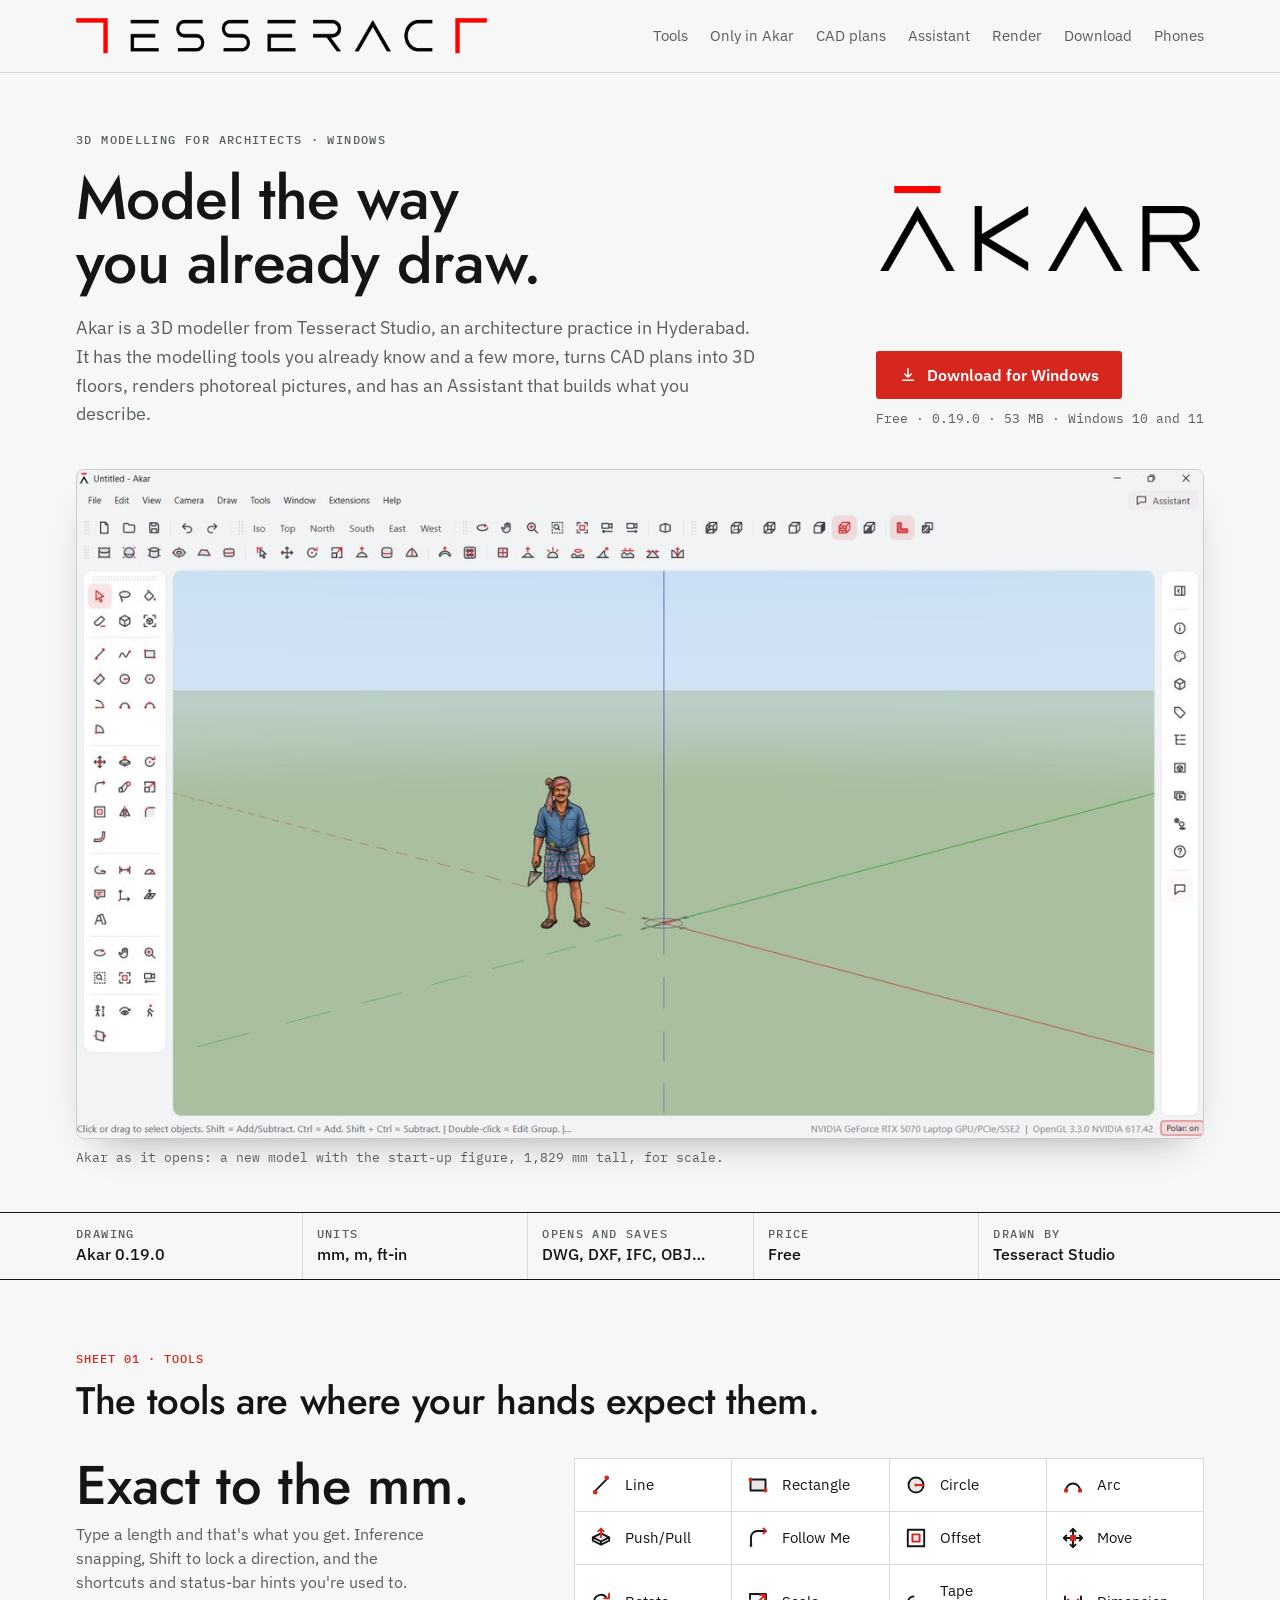
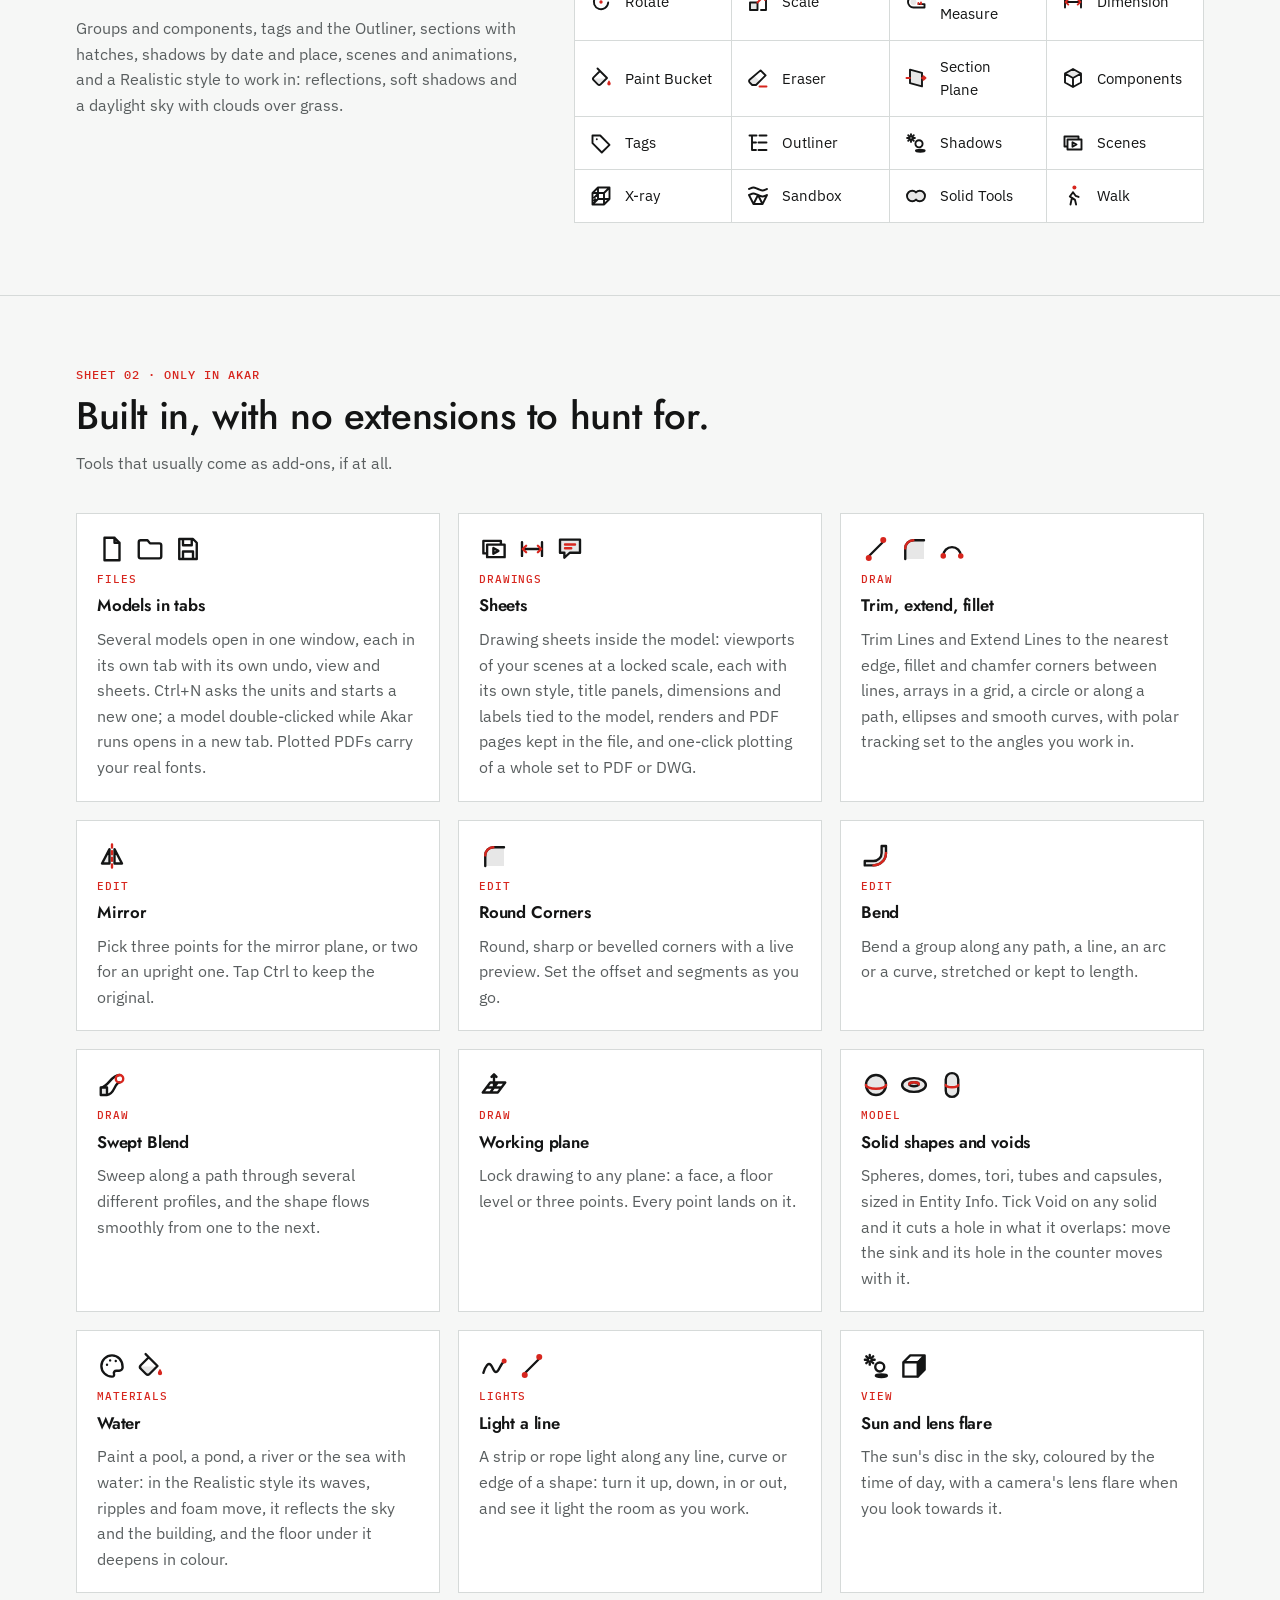
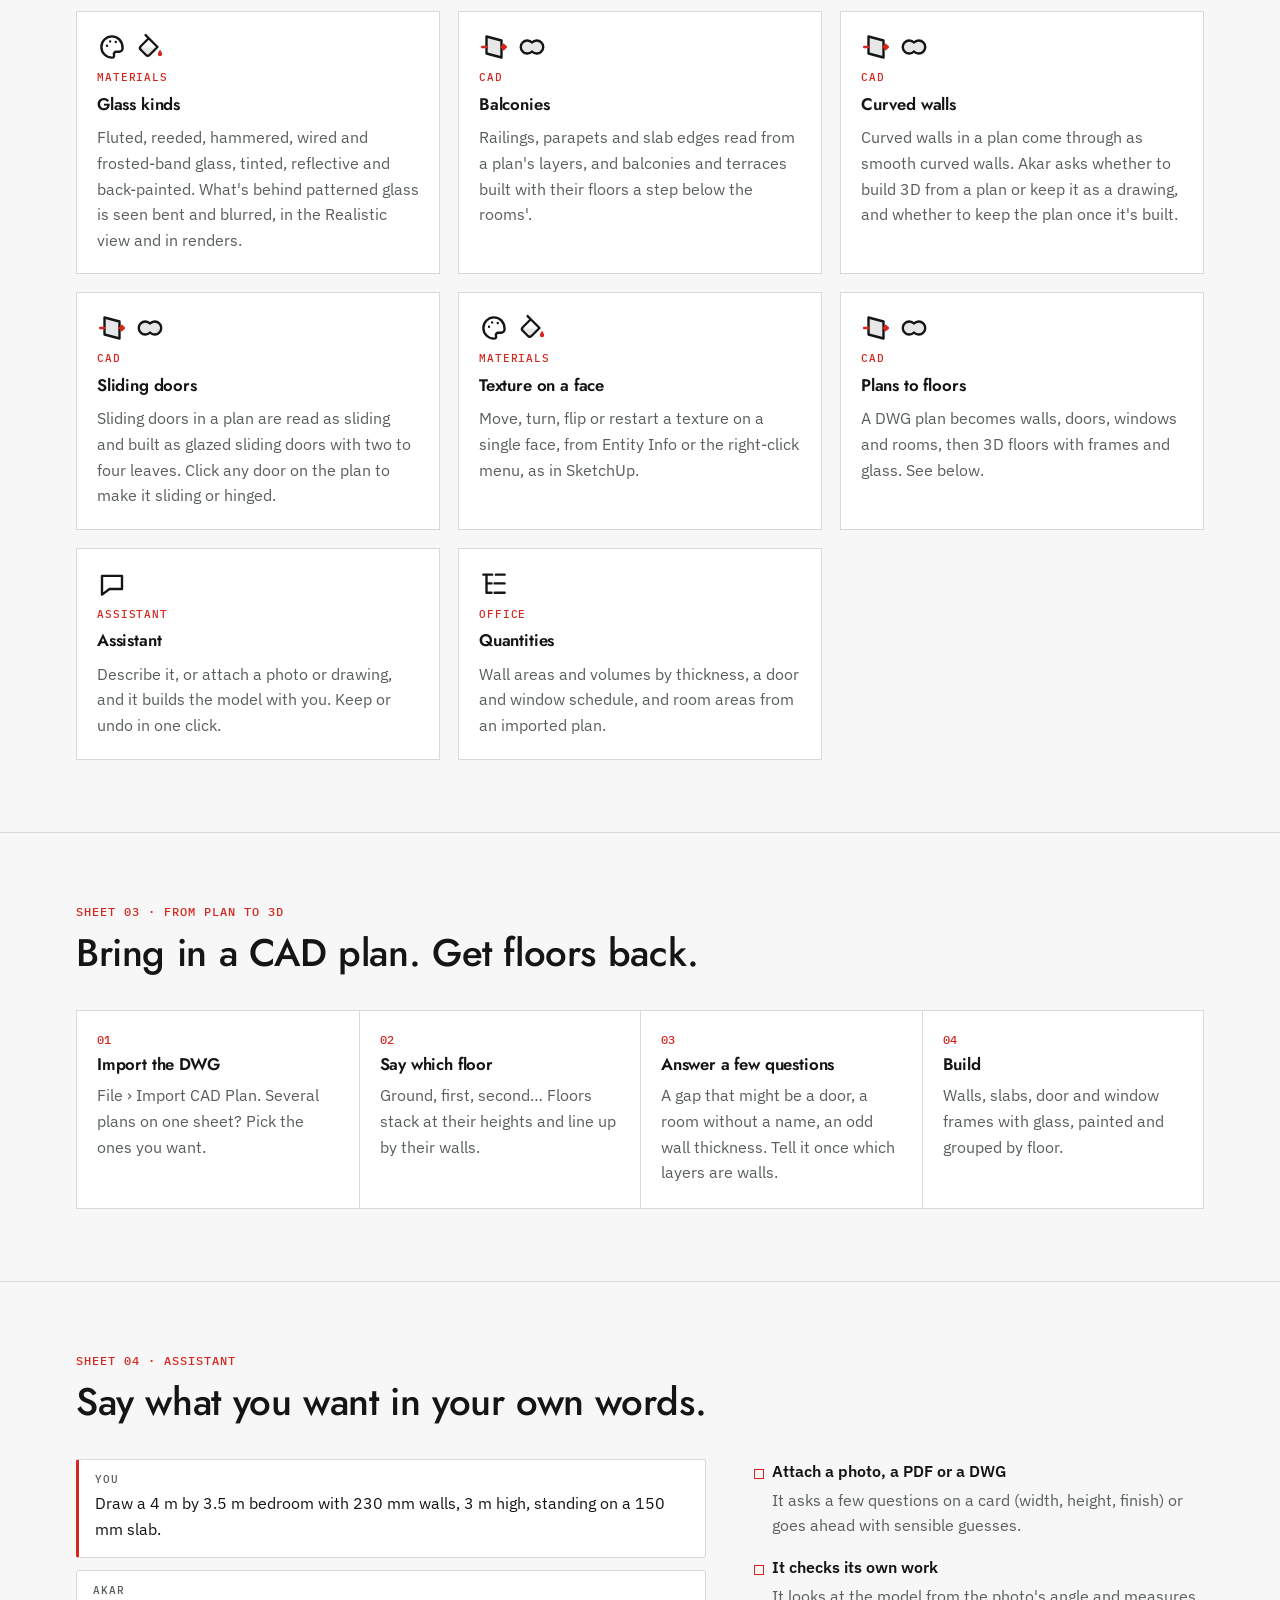
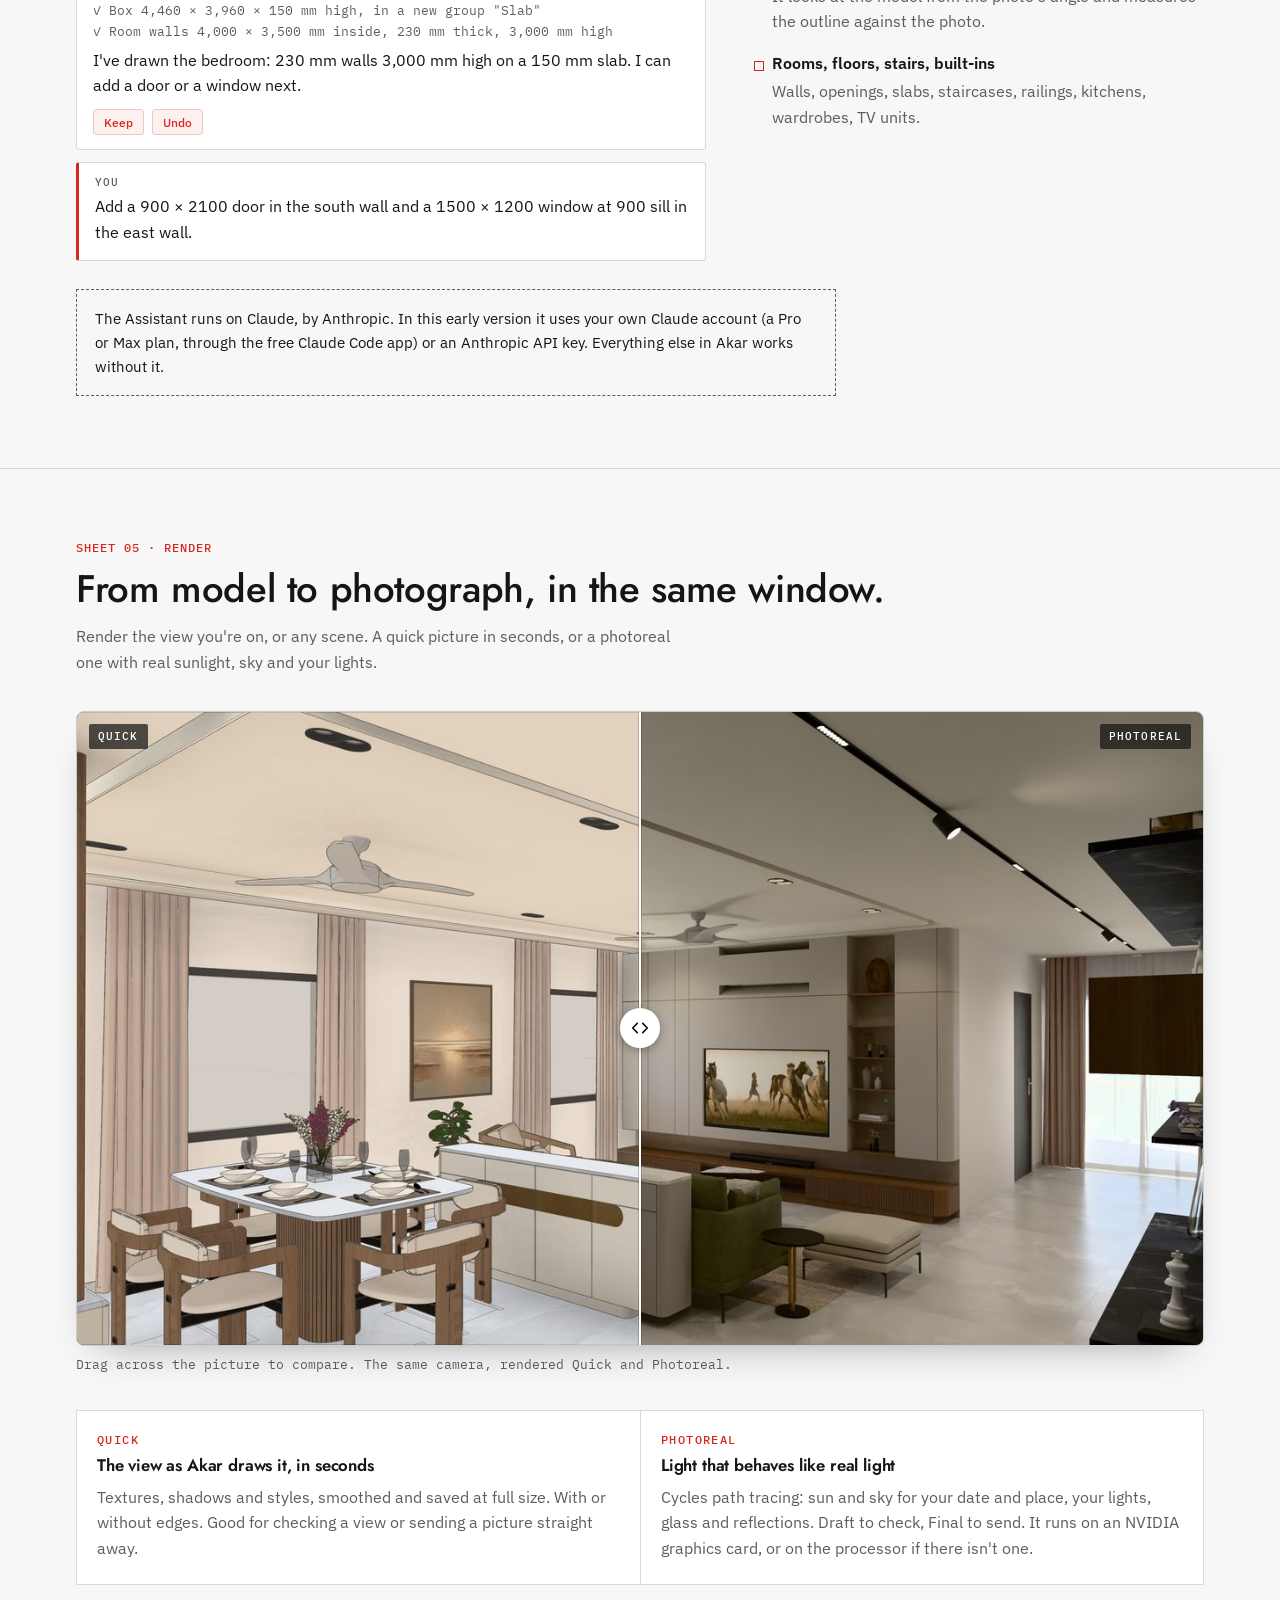
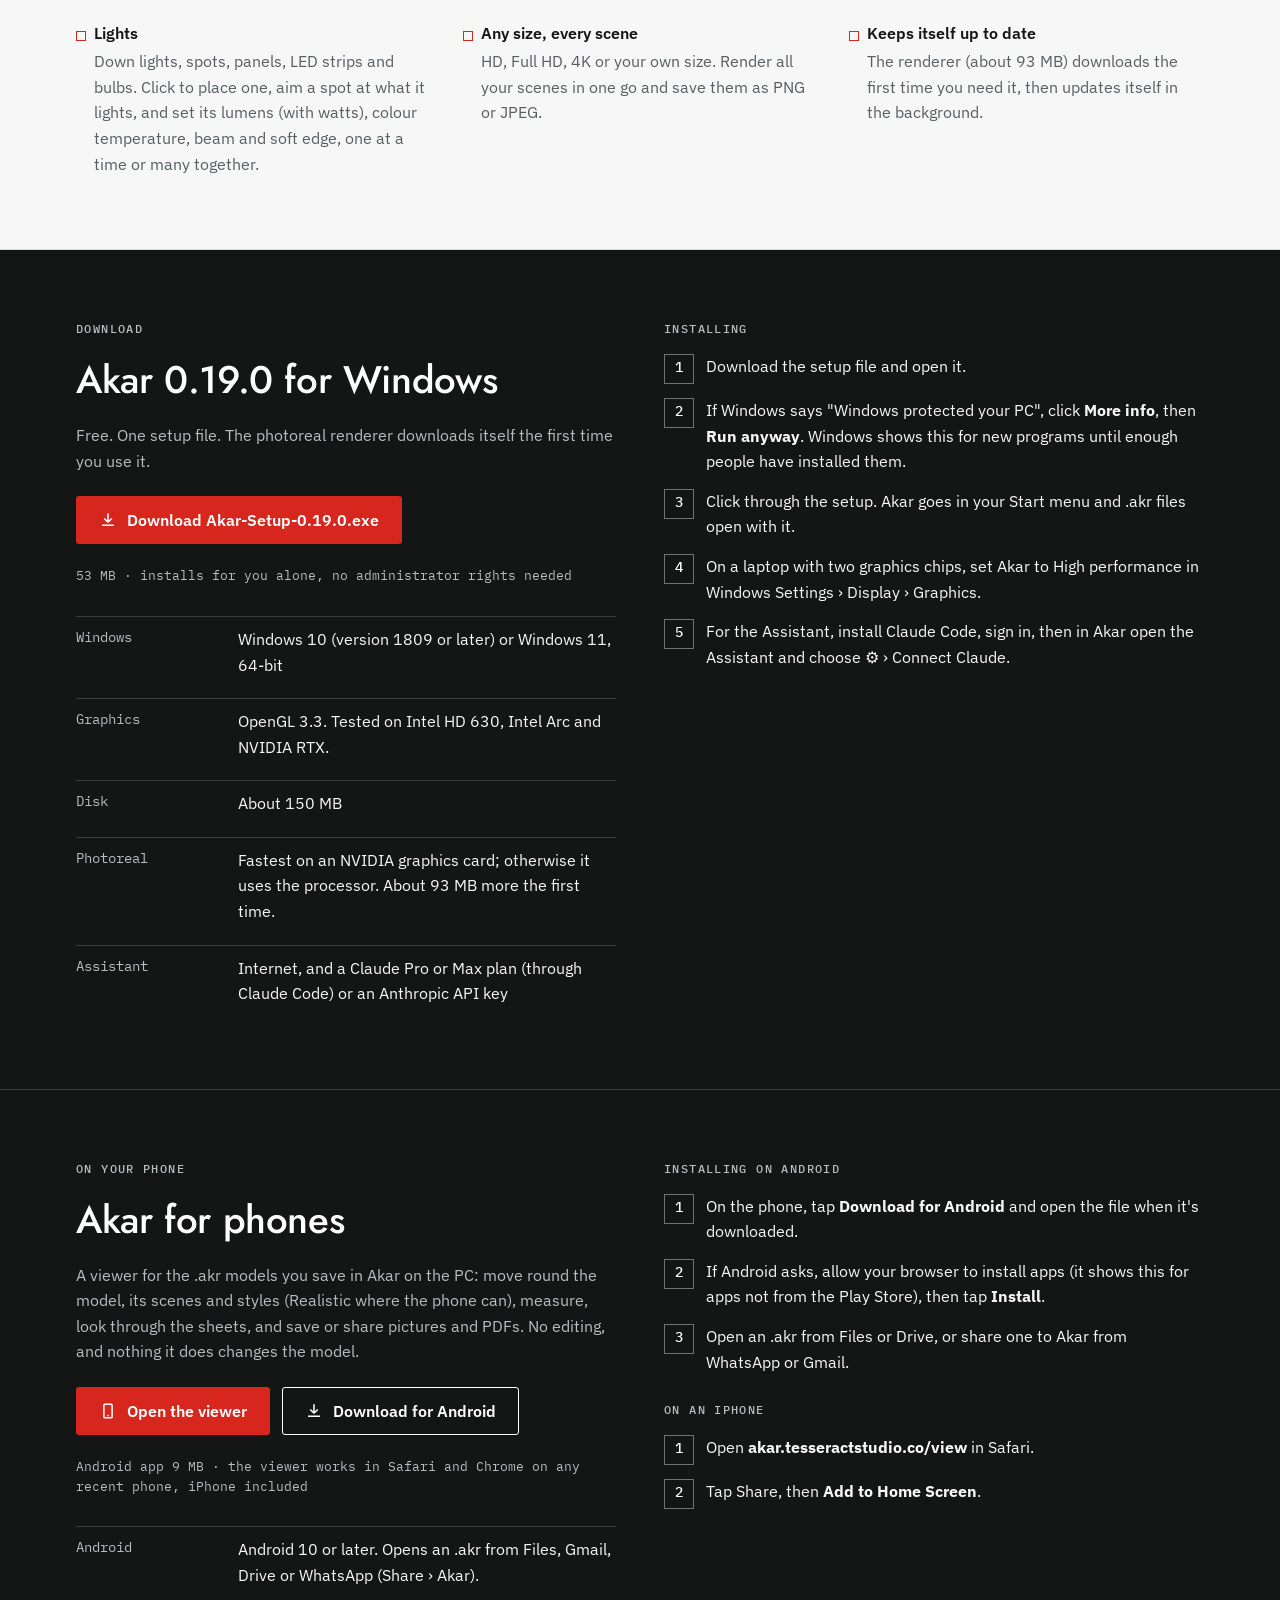
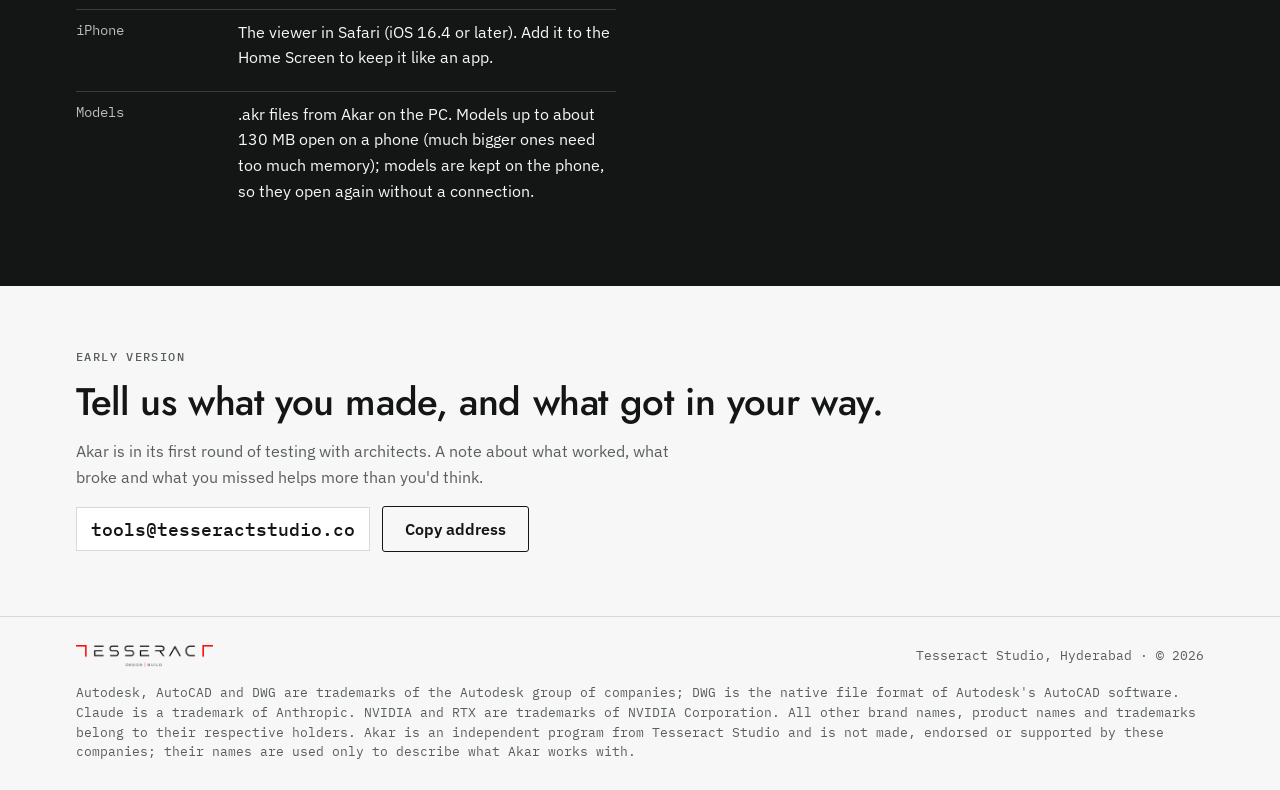
<file: index.html>
<!doctype html>
<html lang="en">
<head>
<meta charset="utf-8">
<meta name="viewport" content="width=device-width, initial-scale=1">
<link rel="icon" href="favicon.ico" sizes="any">
<link rel="icon" type="image/png" sizes="32x32" href="img/icon-32.png">
<link rel="icon" type="image/png" sizes="192x192" href="img/icon-192.png">
<link rel="apple-touch-icon" href="img/apple-touch-icon.png">
<link rel="canonical" href="https://akar.tesseractstudio.co/">
<meta name="theme-color" content="#d7261e">
<meta property="og:type" content="website">
<meta property="og:site_name" content="Akar by Tesseract Studio">
<meta property="og:title" content="Akar: 3D modelling for architects">
<meta property="og:description" content="A free 3D modeller for Windows from Tesseract Studio, Hyderabad. Familiar modelling tools, CAD plans to 3D floors, and an Assistant that builds with you.">
<meta property="og:url" content="https://akar.tesseractstudio.co/">
<meta property="og:image" content="https://akar.tesseractstudio.co/img/og-card.jpg">
<meta property="og:image:type" content="image/jpeg">
<meta property="og:image:width" content="1200">
<meta property="og:image:height" content="630">
<meta property="og:image:alt" content="Akar by Tesseract Studio: 3D modelling for architects, free for Windows">
<meta name="twitter:card" content="summary_large_image">
<title>Akar by Tesseract Studio</title>
<meta name="description" content="Akar is a free 3D modeller for Windows from Tesseract Studio, Hyderabad: familiar modelling tools, CAD plans to 3D floors, built-in tools that usually come as add-ons, and an Assistant that builds what you describe.">
<link rel="preconnect" href="https://fonts.googleapis.com">
<link rel="preconnect" href="https://fonts.gstatic.com" crossorigin>
<link rel="stylesheet" href="https://fonts.googleapis.com/css2?family=Jost:wght@400;500;600&family=IBM+Plex+Sans:wght@400;500;600&family=IBM+Plex+Mono:wght@400;500&display=swap">
<style>
/* Layout: a drawing sheet. Sections are numbered sheets; the facts sit in a title block; the pictures are Akar's own window and icons. */
:root {
  --paper: #f6f7f6;
  --panel: #ffffff;
  --ink: #141515;
  --graphite: #595e5f;
  --rule: #d6dad9;
  --red: #d7261e;
  --red-deep: #b51d16;
  --sky-top: #b9d3ea; --sky-low: #e3ecef; --ground-top: #d2cdbf; --ground-low: #c6c0b0;
  --display: "Jost", "Futura", "Century Gothic", "Segoe UI", sans-serif;
  --body: "IBM Plex Sans", "Segoe UI", system-ui, sans-serif;
  --mono: "IBM Plex Mono", ui-monospace, "Cascadia Mono", Consolas, monospace;
  color-scheme: light;
}
* { box-sizing: border-box; }
body { margin: 0; background: var(--paper); color: var(--ink); font: 400 1rem/1.6 var(--body); }
img { max-width: 100%; display: block; }
a { color: inherit; }
.wrap { max-width: 1160px; margin: 0 auto; padding-left: max(16px, env(safe-area-inset-left, 0px)); padding-right: max(16px, env(safe-area-inset-right, 0px)); }
h1, h2, h3 { font-family: var(--display); font-weight: 500; letter-spacing: -0.01em; text-wrap: balance; margin: 0; }
h1 { font-size: clamp(2.3rem, 5vw, 3.8rem); line-height: 1.05; }
h2 { font-size: clamp(1.7rem, 3.3vw, 2.4rem); line-height: 1.12; }
h3 { font-size: 1.05rem; line-height: 1.3; font-weight: 600; }
p { margin: 0; max-width: 62ch; }
.muted { color: var(--graphite); }
.label { font: 500 0.72rem/1.2 var(--mono); letter-spacing: 0.12em; text-transform: uppercase; color: var(--graphite); }
:focus-visible { outline: 2px solid var(--red); outline-offset: 3px; }
svg.ic { width: 24px; height: 24px; flex: none; overflow: visible; }

.top { border-bottom: 1px solid var(--rule); }
.top .wrap { display: flex; align-items: center; justify-content: space-between; gap: 16px; padding-block: 18px; flex-wrap: wrap; }
.brand { display: flex; align-items: flex-end; gap: 12px; text-decoration: none; }
.brand img { height: 30px; width: auto; }
.brand span { font: 400 0.8rem/1 var(--mono); color: var(--graphite); padding-bottom: 3px; }
.brand img.ts { height: 36px; }
@media (max-width: 560px) { .brand img.ts { height: 26px; } }
.hero-copy > div.hero-side { display: flex; flex-direction: column; align-items: flex-start; gap: 10px; align-self: stretch; }
.hero-mark-space { flex: 1; align-self: stretch; display: flex; align-items: center; justify-content: center; padding-bottom: 18px; }
.hero-mark { width: 320px; height: auto; }
@media (max-width: 900px) { .hero-mark-space { justify-content: flex-start; padding-bottom: 8px; } .hero-mark { width: 220px; } }
.nav { display: flex; gap: 22px; flex-wrap: wrap; font-size: 0.92rem; }
.nav a { text-decoration: none; color: var(--graphite); }
.nav a:hover { color: var(--ink); }

.btn { display: inline-flex; align-items: center; gap: 10px; padding: 14px 22px; border-radius: 3px; font: 600 1rem/1 var(--body); text-decoration: none; border: 1px solid transparent; cursor: pointer; }
.btn-red { background: var(--red); color: #fff; }
.btn-red:hover { background: var(--red-deep); }
.btn-line { border-color: var(--ink); color: var(--ink); background: transparent; }
.btn-line:hover { background: var(--ink); color: var(--paper); }
.btn svg { width: 18px; height: 18px; flex: none; }
.small { font: 400 0.82rem/1.5 var(--mono); color: var(--graphite); }

.hero .wrap { display: grid; gap: 40px; padding-block: 60px 44px; }
.hero-copy { display: grid; gap: 22px; grid-template-columns: minmax(0, 1fr) auto; align-items: end; }
.hero-copy > div { display: grid; gap: 20px; min-width: 0; }
.hero-copy .lede { font-size: 1.12rem; color: var(--graphite); }
.cta { display: flex; gap: 12px; flex-wrap: wrap; align-items: center; }

/* The real Akar window */
.shot { margin: 0; display: grid; gap: 10px; min-width: 0; }
.shot img { width: 100%; height: auto; border: 1px solid #c9cdcc; border-radius: 8px; box-shadow: 0 18px 40px -24px rgba(20, 21, 21, 0.45); }
.shot figcaption { font: 400 0.8rem/1.45 var(--mono); color: var(--graphite); }
/* The Akar window, drawn from its real layout and icons */
.window { background: #fbfbfb; border: 1px solid #c9cdcc; border-radius: 8px; overflow: hidden; box-shadow: 0 18px 40px -24px rgba(20, 21, 21, 0.45); min-width: 0; }
.win-title { display: flex; align-items: center; gap: 8px; padding: 7px 12px; font: 400 0.78rem/1 var(--body); color: #333; background: #fff; border-bottom: 1px solid #e4e6e5; }
.win-title .dots { margin-left: auto; display: flex; gap: 14px; color: #777; font: 400 0.8rem/1 var(--mono); }
.win-menu { display: flex; gap: 16px; padding: 6px 12px; font-size: 0.78rem; color: #333; background: #fff; flex-wrap: wrap; }
.win-menu .assist { margin-left: auto; display: flex; align-items: center; gap: 5px; }
.win-bar { display: flex; align-items: center; gap: 2px; padding: 4px 8px; background: #fff; border-top: 1px solid #eff0f0; overflow: hidden; flex-wrap: nowrap; }
.win-bar .sep { width: 1px; height: 18px; background: #dfe1e0; margin: 0 6px; flex: none; }
.win-bar .views { font-size: 0.74rem; color: #333; display: flex; gap: 12px; padding: 0 6px; flex: none; }
.tb-btn { width: 30px; height: 28px; display: grid; place-items: center; border-radius: 4px; flex: none; }
.tb-btn svg.ic { width: 18px; height: 18px; }
.tb-btn.on { background: #fde8e6; }
.win-body { display: grid; grid-template-columns: auto minmax(0, 1fr) auto; gap: 8px; padding: 8px; background: #f1f2f1; }
.rail { background: #fff; border: 1px solid #e3e5e4; border-radius: 6px; padding: 6px; display: grid; grid-template-columns: repeat(3, 30px); gap: 2px; align-content: start; }
.rail .gap { grid-column: 1 / -1; height: 1px; background: #e7e9e8; margin: 4px 2px; }
.view { position: relative; border-radius: 6px; overflow: hidden; aspect-ratio: 16 / 9; max-width: 100%; background: linear-gradient(var(--sky-top), var(--sky-low) 40%, var(--ground-top) 40%, var(--ground-low)); }
.view svg.axes { position: absolute; inset: 0; width: 100%; height: 100%; }
.view .mason { position: absolute; left: 47%; bottom: 25%; height: 36%; width: auto; transform: translateX(-50%); }
.strip { background: #fff; border: 1px solid #e3e5e4; border-radius: 6px; padding: 6px 4px; display: grid; gap: 8px; align-content: start; }
.strip .tb-btn svg.ic { width: 17px; height: 17px; }
.win-status { display: flex; justify-content: space-between; gap: 12px; padding: 6px 12px; font: 400 0.72rem/1.3 var(--body); color: #444; background: #fff; border-top: 1px solid #e4e6e5; }
.win-status .polar { border: 1px solid var(--red); color: var(--red); padding: 1px 6px; border-radius: 3px; flex: none; }
.win-status span:first-child { white-space: nowrap; overflow: hidden; text-overflow: ellipsis; min-width: 0; }

.titleblock { border-top: 1px solid var(--ink); border-bottom: 1px solid var(--ink); }
.titleblock .wrap { display: grid; grid-template-columns: repeat(5, minmax(0, 1fr)); }
.tb { padding-block: 14px; padding-inline: 14px; border-left: 1px solid var(--rule); display: grid; gap: 4px; min-width: 0; }
.tb:first-child { border-left: 0; padding-left: 0; }
.tb b { font: 500 1rem/1.3 var(--body); }

.sheet { padding-block: 72px; border-bottom: 1px solid var(--rule); }
.sheet-head { display: grid; gap: 14px; margin-bottom: 36px; }
.sheet-head .no { font: 500 0.78rem/1 var(--mono); color: var(--red); letter-spacing: 0.08em; }
.split { display: grid; grid-template-columns: minmax(0, 5fr) minmax(0, 7fr); gap: 48px; align-items: start; }
.stat { font: 500 clamp(2.4rem, 5vw, 3.4rem)/1 var(--display); }
.stat small { font: 400 1rem/1.5 var(--body); color: var(--graphite); display: block; margin-top: 10px; max-width: 36ch; }

/* Tool grid: real icons with their names */
.tools { display: grid; grid-template-columns: repeat(auto-fill, minmax(150px, 1fr)); gap: 1px; background: var(--rule); border: 1px solid var(--rule); }
.tool { background: var(--panel); display: flex; align-items: center; gap: 12px; padding: 14px 14px; font-size: 0.92rem; min-width: 0; }

/* Only in Akar */
.extras { display: grid; grid-template-columns: repeat(3, minmax(0, 1fr)); gap: 18px; }
.extra { background: var(--panel); border: 1px solid var(--rule); padding: 20px; display: grid; gap: 10px; align-content: start; min-width: 0; }
.extra .icons { display: flex; gap: 8px; }
.extra .icons svg.ic { width: 30px; height: 30px; }
.extra .tag { font: 500 0.7rem/1 var(--mono); letter-spacing: 0.08em; color: var(--red); text-transform: uppercase; }

/* Plan to 3D as steps */
.flow { display: grid; grid-template-columns: repeat(4, minmax(0, 1fr)); gap: 0; border: 1px solid var(--rule); background: var(--panel); counter-reset: f; }
.flow > div { padding: 22px 20px; border-left: 1px solid var(--rule); display: grid; gap: 8px; align-content: start; counter-increment: f; min-width: 0; }
.flow > div:first-child { border-left: 0; }
.flow > div::before { content: "0" counter(f); font: 500 0.78rem/1 var(--mono); color: var(--red); }

.chat { display: grid; gap: 12px; }
.say { background: var(--panel); border: 1px solid var(--rule); padding: 14px 16px; border-radius: 3px; display: grid; gap: 6px; }
.say .who { font: 500 0.7rem/1 var(--mono); letter-spacing: 0.1em; text-transform: uppercase; color: var(--graphite); }
.say.you { border-left: 3px solid var(--red); }
.say .steps-done { display: grid; gap: 3px; font: 400 0.82rem/1.4 var(--mono); color: var(--graphite); }
.say .actions { display: flex; gap: 8px; margin-top: 4px; }
.say .actions span { font: 500 0.78rem/1 var(--body); color: var(--red); border: 1px solid #f0c6c3; background: #fdf1f0; padding: 6px 10px; border-radius: 3px; }
.points { list-style: none; margin: 0; padding: 0; display: grid; gap: 16px; }
.points li { display: grid; gap: 3px; padding-left: 18px; position: relative; }
.points li::before { content: ""; position: absolute; left: 0; top: 0.62em; width: 8px; height: 8px; border: 1.5px solid var(--red); }
.points b { font-weight: 600; }
.note { margin-top: 28px; padding: 16px 18px; border: 1px dashed var(--graphite); font-size: 0.95rem; max-width: 760px; }

/* Render: the same view as Quick and Photoreal, with a slider between them */
/* --ratio is the pictures' width / height; the figure keeps the whole picture within one screen's height */
.compare-wrap { margin: 0 auto; display: grid; gap: 10px; width: 100%; max-width: max(320px, calc((100vh - 170px) * var(--ratio, 1.7778))); }
@supports (height: 100svh) { .compare-wrap { max-width: max(320px, calc((100svh - 170px) * var(--ratio, 1.7778))); } }
.compare { --pos: 50%; position: relative; aspect-ratio: var(--ratio, 1.7778); overflow: hidden; border: 1px solid #c9cdcc; border-radius: 8px; background: #dfe2e1; box-shadow: 0 18px 40px -24px rgba(20, 21, 21, 0.45); cursor: ew-resize; touch-action: pan-y; user-select: none; -webkit-user-select: none; }
.compare img { position: absolute; inset: 0; width: 100%; height: 100%; object-fit: cover; pointer-events: none; -webkit-user-drag: none; }
.compare .before { position: absolute; inset: 0; clip-path: inset(0 calc(100% - var(--pos)) 0 0); }
.compare .handle { position: absolute; top: 0; bottom: 0; left: var(--pos); width: 2px; margin-left: -1px; background: #fff; box-shadow: 0 0 0 1px rgba(20, 21, 21, 0.2); pointer-events: none; }
.compare .grip { position: absolute; top: 50%; left: 50%; width: 40px; height: 40px; transform: translate(-50%, -50%); border-radius: 50%; background: #fff; box-shadow: 0 2px 10px rgba(20, 21, 21, 0.35); display: grid; place-items: center; color: var(--ink); }
.compare .grip svg { width: 22px; height: 22px; }
.compare .ctag { position: absolute; top: 12px; font: 500 0.7rem/1 var(--mono); letter-spacing: 0.1em; text-transform: uppercase; color: #fff; background: rgba(20, 21, 21, 0.72); padding: 7px 9px; border-radius: 2px; pointer-events: none; }
.compare .ctag.q { left: 12px; }
.compare .ctag.p { right: 12px; }
.compare input { position: absolute; width: 1px; height: 1px; margin: -1px; padding: 0; border: 0; overflow: hidden; clip: rect(0 0 0 0); white-space: nowrap; }
.compare:has(input:focus-visible) { outline: 2px solid var(--red); outline-offset: 3px; }
.compare-wrap figcaption { font: 400 0.8rem/1.45 var(--mono); color: var(--graphite); }
.modes { display: grid; grid-template-columns: repeat(2, minmax(0, 1fr)); border: 1px solid var(--rule); background: var(--panel); margin-top: 36px; }
.modes > div { padding: 22px 20px; display: grid; gap: 8px; align-content: start; min-width: 0; }
.modes > div + div { border-left: 1px solid var(--rule); }
.modes .label { color: var(--red); }
.points.three { grid-template-columns: repeat(3, minmax(0, 1fr)); gap: 32px; margin-top: 36px; }
.points.three li { align-content: start; }

.chips { display: flex; flex-wrap: wrap; gap: 8px; margin-top: 10px; }
.chip { font: 500 0.78rem/1 var(--mono); border: 1px solid var(--rule); background: var(--panel); padding: 7px 9px; border-radius: 2px; }
.chip.key { border-color: var(--red); color: var(--red); }
.cols { display: grid; grid-template-columns: repeat(3, minmax(0, 1fr)); gap: 32px; }
.cols > div { display: grid; gap: 6px; align-content: start; min-width: 0; }

.download { background: var(--ink); color: var(--paper); }
.download .wrap { padding-block: 72px; display: grid; grid-template-columns: minmax(0, 1fr) minmax(0, 1fr); gap: 48px; }
.download h2 { color: #fff; }
.download .muted, .download .label { color: #b8bdbd; }
.download + .download { border-top: 1px solid #3a3e3e; }
.download .btn-line { border-color: #fff; color: #fff; }
.download .btn-line:hover { background: #fff; color: var(--ink); }
.phone-shot { width: 100%; max-width: 300px; border-radius: 22px; border: 8px solid #2a2d2d; display: block; }
.steps { margin: 0; padding: 0; list-style: none; display: grid; gap: 14px; counter-reset: s; }
.steps li { counter-increment: s; display: grid; grid-template-columns: 30px minmax(0, 1fr); gap: 12px; }
.steps li::before { content: counter(s); font: 500 0.85rem/1.9 var(--mono); color: #fff; border: 1px solid #6d7373; text-align: center; height: 28px; }
.req { display: grid; gap: 10px; margin: 8px 0 0; }
.req div { display: grid; grid-template-columns: 150px minmax(0, 1fr); gap: 12px; padding-block: 10px; border-top: 1px solid #3a3e3e; }
.req dt { color: #b8bdbd; font: 400 0.85rem/1.5 var(--mono); }
.req dd { margin: 0; }

.feedback .wrap { padding-block: 64px; display: grid; gap: 16px; }
.mail { display: flex; flex-wrap: wrap; align-items: center; gap: 12px; }
.mail code { font: 500 1.15rem/1 var(--mono); background: var(--panel); border: 1px solid var(--rule); padding: 12px 14px; user-select: all; }
.copied { font: 400 0.8rem/1 var(--mono); color: var(--graphite); }
.foot { border-top: 1px solid var(--rule); }
.foot .wrap { display: flex; justify-content: space-between; align-items: center; gap: 16px; flex-wrap: wrap; padding-block: 28px; }
.foot img { height: 22px; width: auto; }

@media (max-width: 900px) {
  .hero-copy, .split, .download .wrap { grid-template-columns: minmax(0, 1fr); gap: 28px; }
  .titleblock .wrap { grid-template-columns: repeat(2, minmax(0, 1fr)); }
  .tb { border-left: 0; padding-left: 0; border-top: 1px solid var(--rule); }
  .extras, .cols, .modes, .points.three { grid-template-columns: minmax(0, 1fr); }
  .modes > div + div { border-left: 0; border-top: 1px solid var(--rule); }
  .points.three { gap: 16px; }
  .flow { grid-template-columns: minmax(0, 1fr); }
  .flow > div { border-left: 0; border-top: 1px solid var(--rule); }
  .flow > div:first-child { border-top: 0; }
  .req div { grid-template-columns: minmax(0, 1fr); gap: 2px; }
}
@media (max-width: 640px) {
  .compare .ctag { top: 8px; padding: 5px 7px; font-size: 0.64rem; }
  .compare .ctag.q { left: 8px; }
  .compare .ctag.p { right: 8px; }
  .compare .grip { width: 34px; height: 34px; }
  .rail, .strip, .win-menu span:not(.assist), .win-bar .views { display: none; }
  .win-body { grid-template-columns: minmax(0, 1fr); }
}
@media (prefers-reduced-motion: no-preference) { .btn { transition: background-color .15s, color .15s; } }
</style>
</head>
<body>

<header class="top">
  <div class="wrap">
    <a class="brand" href="#top" aria-label="Tesseract Studio, home"><img class="ts" src="img/tesseract-wordmark.png" alt="Tesseract Studio" width="1200" height="105"></a>
    <nav class="nav" aria-label="Sections"><a href="#tools">Tools</a><a href="#only">Only in Akar</a><a href="#plans">CAD plans</a><a href="#assistant">Assistant</a><a href="#render">Render</a><a href="#download">Download</a><a href="#phones">Phones</a></nav>
  </div>
</header>

<main id="top">
  <section class="hero">
    <div class="wrap">
      <div class="hero-copy">
        <div>
          <span class="label">3D modelling for architects · Windows</span>
          <h1>Model the way you already draw.</h1>
          <p class="lede">Akar is a 3D modeller from Tesseract Studio, an architecture practice in Hyderabad. It has the modelling tools you already know and a few more, turns CAD plans into 3D floors, renders photoreal pictures, and has an Assistant that builds what you describe.</p>
        </div>
        <div class="hero-side">
          <div class="hero-mark-space"><img class="hero-mark" src="img/akar-wordmark.png" alt="Ākar" width="900" height="238"></div>
          <a class="btn btn-red" href="download/Akar-Setup-0.19.0.exe"><svg viewBox="0 0 24 24" fill="none" stroke="currentColor" stroke-width="2" aria-hidden="true"><path d="M12 3v12m0 0 5-5m-5 5-5-5M4 19h16"/></svg>Download for Windows</a>
          <span class="small">Free · 0.19.0 · 53 MB · Windows 10 and 11</span>
        </div>
      </div>

      <figure class="shot">
        <img src="img/akar-window.jpg" srcset="img/akar-window-small.jpg 1278w, img/akar-window.jpg 1917w" sizes="(max-width: 1190px) 100vw, 1160px" alt="The Akar window: menus and toolbars along the top, the Large Tool Set on the left, the 3D view with the start-up scale figure standing at the origin, and the panel strip on the right" width="1917" height="1137">
        <figcaption>Akar as it opens: a new model with the start-up figure, 1,829 mm tall, for scale.</figcaption>
      </figure>
    </div>
  </section>

  <section class="titleblock" aria-label="Akar at a glance">
    <div class="wrap">
      <div class="tb"><span class="label">Drawing</span><b>Akar 0.19.0</b></div>
      <div class="tb"><span class="label">Units</span><b>mm, m, ft-in</b></div>
      <div class="tb"><span class="label">Opens and saves</span><b>DWG, DXF, IFC, OBJ…</b></div>
      <div class="tb"><span class="label">Price</span><b>Free</b></div>
      <div class="tb"><span class="label">Drawn by</span><b>Tesseract Studio</b></div>
    </div>
  </section>

  <section class="sheet" id="tools">
    <div class="wrap">
      <div class="sheet-head"><span class="no">SHEET 01 · TOOLS</span><h2>The tools are where your hands expect them.</h2></div>
      <div class="split">
        <div style="display:grid;gap:22px">
          <div class="stat">Exact to the mm.<small>Type a length and that's what you get. Inference snapping, Shift to lock a direction, and the shortcuts and status-bar hints you're used to.</small></div>
          <p class="muted">Groups and components, tags and the Outliner, sections with hatches, shadows by date and place, scenes and animations, and a Realistic style to work in: reflections, soft shadows and a daylight sky with clouds over grass.</p>
        </div>
        <div class="tools" data-tools="line:Line;rectangle:Rectangle;circle:Circle;arc2:Arc;pushpull:Push/Pull;followme:Follow Me;offset:Offset;move:Move;rotate:Rotate;scale:Scale;tape:Tape Measure;dimension:Dimension;paint:Paint Bucket;eraser:Eraser;section:Section Plane;component:Components;tag:Tags;outliner:Outliner;shadows:Shadows;scenes:Scenes;style_xray:X-ray;fromcontours:Sandbox;union:Solid Tools;walk:Walk"></div>
      </div>
    </div>
  </section>

  <section class="sheet" id="only">
    <div class="wrap">
      <div class="sheet-head"><span class="no">SHEET 02 · ONLY IN AKAR</span><h2>Built in, with no extensions to hunt for.</h2><p class="muted">Tools that usually come as add-ons, if at all.</p></div>
      <div class="extras">
        <div class="extra"><div class="icons" data-icons="new open save"></div><span class="tag">Files</span><h3>Models in tabs</h3><p class="muted">Several models open in one window, each in its own tab with its own undo, view and sheets. Ctrl+N asks the units and starts a new one; a model double-clicked while Akar runs opens in a new tab. Plotted PDFs carry your real fonts.</p></div>
        <div class="extra"><div class="icons" data-icons="scenes dimension text"></div><span class="tag">Drawings</span><h3>Sheets</h3><p class="muted">Drawing sheets inside the model: viewports of your scenes at a locked scale, each with its own style, title panels, dimensions and labels tied to the model, renders and PDF pages kept in the file, and one-click plotting of a whole set to PDF or DWG.</p></div>
        <div class="extra"><div class="icons" data-icons="line round_corners arc2"></div><span class="tag">Draw</span><h3>Trim, extend, fillet</h3><p class="muted">Trim Lines and Extend Lines to the nearest edge, fillet and chamfer corners between lines, arrays in a grid, a circle or along a path, ellipses and smooth curves, with polar tracking set to the angles you work in.</p></div>
        <div class="extra"><div class="icons" data-icons="mirror"></div><span class="tag">Edit</span><h3>Mirror</h3><p class="muted">Pick three points for the mirror plane, or two for an upright one. Tap Ctrl to keep the original.</p></div>
        <div class="extra"><div class="icons" data-icons="round_corners"></div><span class="tag">Edit</span><h3>Round Corners</h3><p class="muted">Round, sharp or bevelled corners with a live preview. Set the offset and segments as you go.</p></div>
        <div class="extra"><div class="icons" data-icons="bend"></div><span class="tag">Edit</span><h3>Bend</h3><p class="muted">Bend a group along any path, a line, an arc or a curve, stretched or kept to length.</p></div>
        <div class="extra"><div class="icons" data-icons="swept_blend"></div><span class="tag">Draw</span><h3>Swept Blend</h3><p class="muted">Sweep along a path through several different profiles, and the shape flows smoothly from one to the next.</p></div>
        <div class="extra"><div class="icons" data-icons="working_plane"></div><span class="tag">Draw</span><h3>Working plane</h3><p class="muted">Lock drawing to any plane: a face, a floor level or three points. Every point lands on it.</p></div>
        <div class="extra"><div class="icons" data-icons="shape_sphere shape_torus shape_capsule"></div><span class="tag">Model</span><h3>Solid shapes and voids</h3><p class="muted">Spheres, domes, tori, tubes and capsules, sized in Entity Info. Tick Void on any solid and it cuts a hole in what it overlaps: move the sink and its hole in the counter moves with it.</p></div>
        <div class="extra"><div class="icons" data-icons="palette paint"></div><span class="tag">Materials</span><h3>Water</h3><p class="muted">Paint a pool, a pond, a river or the sea with water: in the Realistic style its waves, ripples and foam move, it reflects the sky and the building, and the floor under it deepens in colour.</p></div>
        <div class="extra"><div class="icons" data-icons="freehand line"></div><span class="tag">Lights</span><h3>Light a line</h3><p class="muted">A strip or rope light along any line, curve or edge of a shape: turn it up, down, in or out, and see it light the room as you work.</p></div>
        <div class="extra"><div class="icons" data-icons="shadows style_shaded"></div><span class="tag">View</span><h3>Sun and lens flare</h3><p class="muted">The sun's disc in the sky, coloured by the time of day, with a camera's lens flare when you look towards it.</p></div>
        <div class="extra"><div class="icons" data-icons="palette paint"></div><span class="tag">Materials</span><h3>Glass kinds</h3><p class="muted">Fluted, reeded, hammered, wired and frosted-band glass, tinted, reflective and back-painted. What's behind patterned glass is seen bent and blurred, in the Realistic view and in renders.</p></div>
        <div class="extra"><div class="icons" data-icons="section union"></div><span class="tag">CAD</span><h3>Balconies</h3><p class="muted">Railings, parapets and slab edges read from a plan's layers, and balconies and terraces built with their floors a step below the rooms'.</p></div>
        <div class="extra"><div class="icons" data-icons="section union"></div><span class="tag">CAD</span><h3>Curved walls</h3><p class="muted">Curved walls in a plan come through as smooth curved walls. Akar asks whether to build 3D from a plan or keep it as a drawing, and whether to keep the plan once it's built.</p></div>
        <div class="extra"><div class="icons" data-icons="section union"></div><span class="tag">CAD</span><h3>Sliding doors</h3><p class="muted">Sliding doors in a plan are read as sliding and built as glazed sliding doors with two to four leaves. Click any door on the plan to make it sliding or hinged.</p></div>
        <div class="extra"><div class="icons" data-icons="palette paint"></div><span class="tag">Materials</span><h3>Texture on a face</h3><p class="muted">Move, turn, flip or restart a texture on a single face, from Entity Info or the right-click menu, as in SketchUp.</p></div>
        <div class="extra"><div class="icons" data-icons="section union"></div><span class="tag">CAD</span><h3>Plans to floors</h3><p class="muted">A DWG plan becomes walls, doors, windows and rooms, then 3D floors with frames and glass. See below.</p></div>
        <div class="extra"><div class="icons" data-icons="chat"></div><span class="tag">Assistant</span><h3>Assistant</h3><p class="muted">Describe it, or attach a photo or drawing, and it builds the model with you. Keep or undo in one click.</p></div>
        <div class="extra"><div class="icons" data-icons="outliner"></div><span class="tag">Office</span><h3>Quantities</h3><p class="muted">Wall areas and volumes by thickness, a door and window schedule, and room areas from an imported plan.</p></div>
      </div>
    </div>
  </section>

  <section class="sheet" id="plans">
    <div class="wrap">
      <div class="sheet-head"><span class="no">SHEET 03 · FROM PLAN TO 3D</span><h2>Bring in a CAD plan. Get floors back.</h2></div>
      <div class="flow">
        <div><h3>Import the DWG</h3><p class="muted">File › Import CAD Plan. Several plans on one sheet? Pick the ones you want.</p></div>
        <div><h3>Say which floor</h3><p class="muted">Ground, first, second… Floors stack at their heights and line up by their walls.</p></div>
        <div><h3>Answer a few questions</h3><p class="muted">A gap that might be a door, a room without a name, an odd wall thickness. Tell it once which layers are walls.</p></div>
        <div><h3>Build</h3><p class="muted">Walls, slabs, door and window frames with glass, painted and grouped by floor.</p></div>
      </div>
    </div>
  </section>

  <section class="sheet" id="assistant">
    <div class="wrap">
      <div class="sheet-head"><span class="no">SHEET 04 · ASSISTANT</span><h2>Say what you want in your own words.</h2></div>
      <div class="split" style="grid-template-columns:minmax(0,7fr) minmax(0,5fr)">
        <div class="chat">
          <div class="say you"><span class="who">You</span>Draw a 4 m by 3.5 m bedroom with 230 mm walls, 3 m high, standing on a 150 mm slab.</div>
          <div class="say"><span class="who">Akar</span>
            <div class="steps-done"><span>✓ Box 4,460 × 3,960 × 150 mm high, in a new group "Slab"</span><span>✓ Room walls 4,000 × 3,500 mm inside, 230 mm thick, 3,000 mm high</span></div>
            I've drawn the bedroom: 230 mm walls 3,000 mm high on a 150 mm slab. I can add a door or a window next.
            <div class="actions"><span>Keep</span><span>Undo</span></div>
          </div>
          <div class="say you"><span class="who">You</span>Add a 900 × 2100 door in the south wall and a 1500 × 1200 window at 900 sill in the east wall.</div>
        </div>
        <ul class="points">
          <li><b>Attach a photo, a PDF or a DWG</b><span class="muted">It asks a few questions on a card (width, height, finish) or goes ahead with sensible guesses.</span></li>
          <li><b>It checks its own work</b><span class="muted">It looks at the model from the photo's angle and measures the outline against the photo.</span></li>
          <li><b>Rooms, floors, stairs, built-ins</b><span class="muted">Walls, openings, slabs, staircases, railings, kitchens, wardrobes, TV units.</span></li>
        </ul>
      </div>
      <p class="note">The Assistant runs on Claude, by Anthropic. In this early version it uses your own Claude account (a Pro or Max plan, through the free Claude Code app) or an Anthropic API key. Everything else in Akar works without it.</p>
    </div>
  </section>

  <section class="sheet" id="render">
    <div class="wrap">
      <div class="sheet-head"><span class="no">SHEET 05 · RENDER</span><h2>From model to photograph, in the same window.</h2><p class="muted">Render the view you're on, or any scene. A quick picture in seconds, or a photoreal one with real sunlight, sky and your lights.</p></div>
      <!-- Render pictures: set --ratio, width/height and srcset widths to match the pictures used. -->
      <figure class="compare-wrap" style="--ratio: 1.7778">
        <div class="compare" id="compare">
          <img src="img/render-photoreal.jpg" srcset="img/render-photoreal-small.jpg 1280w, img/render-photoreal.jpg 1920w" sizes="(max-width: 1190px) 100vw, 1160px" alt="A living and dining room rendered Photoreal in Akar, with daylight from the windows" width="1920" height="1080" loading="lazy" decoding="async">
          <div class="before"><img src="img/render-quick.jpg" srcset="img/render-quick-small.jpg 1280w, img/render-quick.jpg 1920w" sizes="(max-width: 1190px) 100vw, 1160px" alt="The same room rendered Quick in Akar, with edges" width="1920" height="1080" loading="lazy" decoding="async"></div>
          <span class="handle" aria-hidden="true"><span class="grip"><svg viewBox="0 0 24 24" fill="none" stroke="currentColor" stroke-width="1.9" stroke-linecap="round" stroke-linejoin="round"><path d="M9 7l-5 5 5 5M15 7l5 5-5 5"/></svg></span></span>
          <span class="ctag q" aria-hidden="true">Quick</span><span class="ctag p" aria-hidden="true">Photoreal</span>
          <input type="range" min="0" max="100" value="50" step="1" aria-label="Compare the Quick render (left) with the Photoreal render (right)">
        </div>
        <figcaption>Drag across the picture to compare. The same camera, rendered Quick and Photoreal.</figcaption>
      </figure>
      <div class="modes">
        <div><span class="label">Quick</span><h3>The view as Akar draws it, in seconds</h3><p class="muted">Textures, shadows and styles, smoothed and saved at full size. With or without edges. Good for checking a view or sending a picture straight away.</p></div>
        <div><span class="label">Photoreal</span><h3>Light that behaves like real light</h3><p class="muted">Cycles path tracing: sun and sky for your date and place, your lights, glass and reflections. Draft to check, Final to send. It runs on an NVIDIA graphics card, or on the processor if there isn't one.</p></div>
      </div>
      <ul class="points three">
        <li><b>Lights</b><span class="muted">Down lights, spots, panels, LED strips and bulbs. Click to place one, aim a spot at what it lights, and set its lumens (with watts), colour temperature, beam and soft edge, one at a time or many together.</span></li>
        <li><b>Any size, every scene</b><span class="muted">HD, Full HD, 4K or your own size. Render all your scenes in one go and save them as PNG or JPEG.</span></li>
        <li><b>Keeps itself up to date</b><span class="muted">The renderer (about 93 MB) downloads the first time you need it, then updates itself in the background.</span></li>
      </ul>
    </div>
  </section>

  <section class="download" id="download">
    <div class="wrap">
      <div style="display:grid;gap:22px;align-content:start">
        <span class="label">Download</span>
        <h2>Akar 0.19.0 for Windows</h2>
        <p class="muted">Free. One setup file. The photoreal renderer downloads itself the first time you use it.</p>
        <div class="cta"><a class="btn btn-red" href="download/Akar-Setup-0.19.0.exe"><svg viewBox="0 0 24 24" fill="none" stroke="currentColor" stroke-width="2" aria-hidden="true"><path d="M12 3v12m0 0 5-5m-5 5-5-5M4 19h16"/></svg>Download Akar-Setup-0.19.0.exe</a></div>
        <span class="small" style="color:#b8bdbd">53 MB · installs for you alone, no administrator rights needed</span>
        <dl class="req">
          <div><dt>Windows</dt><dd>Windows 10 (version 1809 or later) or Windows 11, 64-bit</dd></div>
          <div><dt>Graphics</dt><dd>OpenGL 3.3. Tested on Intel HD 630, Intel Arc and NVIDIA RTX.</dd></div>
          <div><dt>Disk</dt><dd>About 150 MB</dd></div>
          <div><dt>Photoreal</dt><dd>Fastest on an NVIDIA graphics card; otherwise it uses the processor. About 93 MB more the first time.</dd></div>
          <div><dt>Assistant</dt><dd>Internet, and a Claude Pro or Max plan (through Claude Code) or an Anthropic API key</dd></div>
        </dl>
      </div>
      <div style="display:grid;gap:18px;align-content:start">
        <span class="label">Installing</span>
        <ol class="steps">
          <li><span>Download the setup file and open it.</span></li>
          <li><span>If Windows says "Windows protected your PC", click <b>More info</b>, then <b>Run anyway</b>. Windows shows this for new programs until enough people have installed them.</span></li>
          <li><span>Click through the setup. Akar goes in your Start menu and .akr files open with it.</span></li>
          <li><span>On a laptop with two graphics chips, set Akar to High performance in Windows Settings › Display › Graphics.</span></li>
          <li><span>For the Assistant, install Claude Code, sign in, then in Akar open the Assistant and choose ⚙ › Connect Claude.</span></li>
        </ol>
      </div>
    </div>
  </section>

  <section class="download" id="phones">
    <div class="wrap">
      <div style="display:grid;gap:22px;align-content:start">
        <span class="label">On your phone</span>
        <h2>Akar for phones</h2>
        <p class="muted">A viewer for the .akr models you save in Akar on the PC: move round the model, its scenes and styles (Realistic where the phone can), measure, look through the sheets, and save or share pictures and PDFs. No editing, and nothing it does changes the model.</p>
        <div class="cta">
          <a class="btn btn-red" href="view/"><svg viewBox="0 0 24 24" fill="none" stroke="currentColor" stroke-width="2" aria-hidden="true"><path d="M8 3h8a1.5 1.5 0 0 1 1.5 1.5v15A1.5 1.5 0 0 1 16 21H8a1.5 1.5 0 0 1-1.5-1.5v-15A1.5 1.5 0 0 1 8 3zM11 18h2"/></svg>Open the viewer</a>
          <a class="btn btn-line" href="download/Akar-0.19.2.apk"><svg viewBox="0 0 24 24" fill="none" stroke="currentColor" stroke-width="2" aria-hidden="true"><path d="M12 3v12m0 0 5-5m-5 5-5-5M4 19h16"/></svg>Download for Android</a>
        </div>
        <span class="small" style="color:#b8bdbd">Android app 9 MB · the viewer works in Safari and Chrome on any recent phone, iPhone included</span>
        <dl class="req">
          <div><dt>Android</dt><dd>Android 10 or later. Opens an .akr from Files, Gmail, Drive or WhatsApp (Share › Akar).</dd></div>
          <div><dt>iPhone</dt><dd>The viewer in Safari (iOS 16.4 or later). Add it to the Home Screen to keep it like an app.</dd></div>
          <div><dt>Models</dt><dd>.akr files from Akar on the PC. Models up to about 130 MB open on a phone (much bigger ones need too much memory); models are kept on the phone, so they open again without a connection.</dd></div>
        </dl>
      </div>
      <div style="display:grid;gap:18px;align-content:start">
        <span class="label">Installing on Android</span>
        <ol class="steps">
          <li><span>On the phone, tap <b>Download for Android</b> and open the file when it's downloaded.</span></li>
          <li><span>If Android asks, allow your browser to install apps (it shows this for apps not from the Play Store), then tap <b>Install</b>.</span></li>
          <li><span>Open an .akr from Files or Drive, or share one to Akar from WhatsApp or Gmail.</span></li>
        </ol>
        <span class="label" style="margin-top:10px">On an iPhone</span>
        <ol class="steps">
          <li><span>Open <b>akar.tesseractstudio.co/view</b> in Safari.</span></li>
          <li><span>Tap Share, then <b>Add to Home Screen</b>.</span></li>
        </ol>
      </div>
    </div>
  </section>

  <section class="feedback">
    <div class="wrap">
      <span class="label">Early version</span>
      <h2>Tell us what you made, and what got in your way.</h2>
      <p class="muted">Akar is in its first round of testing with architects. A note about what worked, what broke and what you missed helps more than you'd think.</p>
      <div class="mail"><code id="mail">tools@tesseractstudio.co</code><button class="btn btn-line" id="copy" type="button">Copy address</button><span class="copied" id="copied" role="status"></span></div>
    </div>
  </section>
</main>

<footer class="foot">
  <div class="wrap">
    <img src="img/tesseract-logo.png" alt="Tesseract · Design | Build" width="1200" height="193">
    <span class="small">Tesseract Studio, Hyderabad · © 2026</span>
    <p class="small" style="max-width:none;flex-basis:100%">Autodesk, AutoCAD and DWG are trademarks of the Autodesk group of companies; DWG is the native file format of Autodesk's AutoCAD software. Claude is a trademark of Anthropic. NVIDIA and RTX are trademarks of NVIDIA Corporation. All other brand names, product names and trademarks belong to their respective holders. Akar is an independent program from Tesseract Studio and is not made, endorsed or supported by these companies; their names are used only to describe what Akar works with.</p>
  </div>
</footer>

<script>
var ICONS = {"arc2":{"d":"M 5 17.5 a 7 7 0 0 1 14 0","p":["","","M 2.8 17.5 a 2.2 2.2 0 1 0 4.4 0 a 2.2 2.2 0 1 0 -4.4 0 z M 16.8 17.5 a 2.2 2.2 0 1 0 4.4 0 a 2.2 2.2 0 1 0 -4.4 0 z"]},"axes":{"d":"M 5 19 V 4.5 M 5 19 h 14.5 M 5 19 l -2.6 2.6 M 2.6 7 L 5 4.5 L 7.4 7 M 17 16.6 l 2.5 2.4 l -2.5 2.4","p":["","","M 3.4 19 a 1.6 1.6 0 1 0 3.2 0 a 1.6 1.6 0 1 0 -3.2 0 z"]},"bend":{"d":"M 3 16 H 10 A 6.5 6.5 0 0 0 16.5 9.5 V 4 H 20 V 9.5 A 10 10 0 0 1 10 19.5 H 3 Z","p":["M 3 16 H 10 A 6.5 6.5 0 0 0 16.5 9.5 V 4 H 20 V 9.5 A 10 10 0 0 1 10 19.5 H 3 Z","M 20 9.5 A 10 10 0 0 1 10 19.5",""]},"chat":{"d":"M 4 5.5 h 16 v 10.5 H 10 l -6 4.5 Z","p":["","",""]},"circle":{"d":"M 12 4.5 a 7.5 7.5 0 1 1 0 15 a 7.5 7.5 0 1 1 0 -15 z","p":["M 12 4.5 a 7.5 7.5 0 1 1 0 15 a 7.5 7.5 0 1 1 0 -15 z","M 12 12 h 7.5","M 10.4 12 a 1.6 1.6 0 1 0 3.2 0 a 1.6 1.6 0 1 0 -3.2 0 z"]},"component":{"d":"M 12 3 l 8 4.5 v 9 L 12 21 l -8 -4.5 v -9 z M 4 7.5 l 8 4.5 l 8 -4.5 M 12 12 v 9","p":["M 12 3 l 8 4.5 l -8 4.5 l -8 -4.5 z","",""]},"dimension":{"d":"M 4 6.5 v 11 M 20 6.5 v 11 M 4.6 12 h 14.8","p":["","M 7.3 9.4 L 4.6 12 l 2.7 2.6 M 16.7 9.4 l 2.7 2.6 l -2.7 2.6",""]},"eraser":{"d":"M 14.6 4.4 l 5 5 l -9.6 9.6 H 6.2 l -2.6 -2.6 a 1.8 1.8 0 0 1 0 -2.6 z","p":["M 8.8 10.2 l 5 5 L 10 19 H 6.2 l -2.6 -2.6 a 1.8 1.8 0 0 1 0 -2.6 z","M 13.5 20.5 h 7",""]},"followme":{"d":"M 5 20 v -8.6 A 6.4 6.4 0 0 1 11.4 5 H 20","p":["M 2.6 17.4 h 4.8 v 4.8 H 2.6 z","M 17.4 2.4 L 20 5 l -2.6 2.6",""]},"freehand":{"d":"M 3.5 17.5 c 1.8 -5.8 3.9 -8.4 5.9 -6.4 c 2.1 2.1 2.2 6.4 4.6 5.6 c 2.3 -0.8 3 -6.6 6.5 -8.7","p":["","","M 18.1 8 a 2 2 0 1 0 4 0 a 2 2 0 1 0 -4 0 z"]},"fromcontours":{"d":"M 3 5 C 3.75 4.75 6 3.5 7.5 3.5 C 9 3.5 10.5 4.5 12 5 C 13.5 5.5 15 6.5 16.5 6.5 C 18 6.5 20.25 5.25 21 5 M 3 11 C 3.75 10.75 6 9.5 7.5 9.5 C 9 9.5 10.5 10.5 12 11 C 13.5 11.5 15 12.5 16.5 12.5 C 18 12.5 20.25 11.25 21 11 M 3 11 L 7.5 20 L 12 11 L 16.5 20 L 21 11 M 7.5 20 h 9","p":["","",""]},"group":{"d":"M 3 7.5 V 3 h 4.5 M 16.5 3 H 21 v 4.5 M 21 16.5 V 21 h -4.5 M 7.5 21 H 3 v -4.5 M 12 7.5 l 4.5 2.5 v 5 L 12 17.5 L 7.5 15 v -5 Z M 7.5 10 l 4.5 2.5 l 4.5 -2.5 M 12 12.5 v 5","p":["M 12 7.5 l 4.5 2.5 L 12 12.5 L 7.5 10 Z","",""]},"info":{"d":"M 12 3.5 a 8.5 8.5 0 1 0 0 17 a 8.5 8.5 0 1 0 0 -17 Z M 12 11 v 5.5 M 12 7.6 v 0.1","p":["","",""]},"lasso":{"d":"M 12 4.5 c 4.7 0 8.5 2.2 8.5 4.9 s -3.8 4.9 -8.5 4.9 S 3.5 12.1 3.5 9.4 S 7.3 4.5 12 4.5 Z M 6.8 13.1 c -1.4 1.3 -1.4 3.2 0.1 4.2 c 1.3 0.9 1.2 2.4 0.1 3.5","p":["M 12 4.5 c 4.7 0 8.5 2.2 8.5 4.9 s -3.8 4.9 -8.5 4.9 S 3.5 12.1 3.5 9.4 S 7.3 4.5 12 4.5 Z","",""]},"line":{"d":"M 6.2 17.8 L 17.8 6.2","p":["","","M 3.8 19.2 a 2.4 2.4 0 1 0 4.8 0 a 2.4 2.4 0 1 0 -4.8 0 z M 15.4 4.8 a 2.4 2.4 0 1 0 4.8 0 a 2.4 2.4 0 1 0 -4.8 0 z"]},"mirror":{"d":"M 10 6.5 L 4 18 h 6 z M 14 6.5 L 20 18 h -6 z","p":["M 10 6.5 L 4 18 h 6 z","M 12 2.8 v 2.4 M 12 8.2 v 2.4 M 12 13.4 v 2.4 M 12 18.8 v 2.4",""]},"move":{"d":"M 12 2.8 v 18.4 M 2.8 12 h 18.4 M 9.4 5.4 L 12 2.8 l 2.6 2.6 M 9.4 18.6 L 12 21.2 l 2.6 -2.6 M 5.4 9.4 L 2.8 12 l 2.6 2.6 M 18.6 9.4 l 2.6 2.6 l -2.6 2.6","p":["","","M 9 9 h 6 v 6 H 9 z"]},"new":{"d":"M 6 3 h 8 l 4 4 v 14 H 6 Z M 14 3 v 4 h 4","p":["","",""]},"offset":{"d":"M 3.8 3.8 h 16.4 v 16.4 H 3.8 z","p":["M 8.4 8.4 h 7.2 v 7.2 H 8.4 z","M 8.4 8.4 h 7.2 v 7.2 H 8.4 z",""]},"open":{"d":"M 3 7.5 V 18 a 1.5 1.5 0 0 0 1.5 1.5 h 15 A 1.5 1.5 0 0 0 21 18 V 9 a 1.5 1.5 0 0 0 -1.5 -1.5 H 12 L 10 5 H 4.5 A 1.5 1.5 0 0 0 3 6.5 Z","p":["","",""]},"orbit":{"d":"M 20.6 12 c 0 2.6 -3.9 4.6 -8.6 4.6 S 3.4 14.6 3.4 12 S 7.3 7.4 12 7.4 c 2.6 0 5 0.6 6.5 1.6","p":["M 9.4 12 a 2.6 2.6 0 1 0 5.2 0 a 2.6 2.6 0 1 0 -5.2 0 z","M 15.6 6.4 l 3 2.6 l -3.6 1",""]},"outliner":{"d":"M 3.5 4.5 h 7 M 6 4.5 v 14.5 M 6 11.5 h 4 M 6 19 h 4 M 12.5 11.5 h 8 M 12.5 19 h 8 M 13.5 4.5 h 7","p":["","",""]},"paint":{"d":"M 4.6 11.4 L 11 5 l 7 7 l -6.4 6.4 a 2 2 0 0 1 -2.8 0 L 4.6 14.2 a 2 2 0 0 1 0 -2.8 z M 11 5 L 8.5 2.5","p":["M 5 12.4 h 12.6 l -6 6 a 2 2 0 0 1 -2.8 0 L 5 14.6 a 1.6 1.6 0 0 1 0 -2.2 z","","M 20 14.2 c 1.1 1.5 1.7 2.6 1.7 3.5 a 1.7 1.7 0 0 1 -3.4 0 c 0 -0.9 0.6 -2 1.7 -3.5 z"]},"palette":{"d":"M 12 3.5 a 8.5 8.5 0 0 0 0 17 c 1.4 0 2 -1 1.6 -2.1 c -0.5 -1.4 0.4 -2.6 1.9 -2.6 h 2.2 a 2.8 2.8 0 0 0 2.8 -2.8 C 20.5 7.3 16.7 3.5 12 3.5 Z M 8 11 h 0.01 M 10.5 7.5 h 0.01 M 15 8 h 0.01","p":["","",""]},"polygon":{"d":"M 8.2 5.4 h 7.6 l 3.8 6.6 l -3.8 6.6 H 8.2 L 4.4 12 z","p":["M 8.2 5.4 h 7.6 l 3.8 6.6 l -3.8 6.6 H 8.2 L 4.4 12 z","","M 10.4 12 a 1.6 1.6 0 1 0 3.2 0 a 1.6 1.6 0 1 0 -3.2 0 z"]},"pushpull":{"d":"M 3.8 14.6 L 12 18.7 l 8.2 -4.1 v -3.2 L 12 7.3 l -8.2 4.1 z M 3.8 11.4 L 12 15.5 l 8.2 -4.1 M 12 15.5 v 3.2","p":["M 3.8 11.4 L 12 7.3 l 8.2 4.1 l -8.2 4.1 z","M 12 11 V 2.6 M 9.3 5.3 L 12 2.6 l 2.7 2.7",""]},"rectangle":{"d":"M 4.5 6.5 h 15 v 11 h -15 z","p":["M 4.5 6.5 h 15 v 11 h -15 z","","M 2.5 6.5 a 2 2 0 1 0 4 0 a 2 2 0 1 0 -4 0 z M 17.5 17.5 a 2 2 0 1 0 4 0 a 2 2 0 1 0 -4 0 z"]},"redo":{"d":"M 15 5.5 l 4.5 4.5 l -4.5 4.5 M 19 10 h -9 a 5 5 0 0 0 0 10 h 2.5","p":["","",""]},"rotate":{"d":"M 19.2 12.5 a 7.2 7.2 0 1 1 -2.1 -5.6","p":["","M 20 3.6 v 4.6 h -4.6","M 10.3 12 a 1.7 1.7 0 1 0 3.4 0 a 1.7 1.7 0 1 0 -3.4 0 z"]},"round_corners":{"d":"M 5 20 V 11.5 A 6.5 6.5 0 0 1 11.5 5 H 20","p":["M 5 20 V 11.5 A 6.5 6.5 0 0 1 11.5 5 H 20 V 20 z","M 5 11.5 A 6.5 6.5 0 0 1 11.5 5",""]},"save":{"d":"M 5 4 h 11 l 3 3 v 13 H 5 Z M 8 4 v 5 h 7 V 4 M 8 20 v -6 h 8 v 6","p":["","",""]},"scale":{"d":"M 4 20 v -7.5 h 7.5 V 20 z M 4 9 V 4 h 16 v 16 h -5","p":["M 4 20 v -7.5 h 7.5 V 20 z","M 11.5 12.5 L 19 5 M 14 5 h 5 v 5",""]},"scenes":{"d":"M 6.5 8.5 h 14 v 10 h -14 Z M 3.5 5.5 h 14 v 3 M 3.5 5.5 v 10 h 3 M 11.5 11.2 v 4.6 l 4 -2.3 Z","p":["","",""]},"section":{"d":"M 6 3.6 l 12 3.2 v 13.6 L 6 17.2 z","p":["M 6 3.6 l 12 3.2 v 13.6 L 6 17.2 z","M 2.5 12 h 3.5 M 18 12 h 3.5 M 19.4 10.2 l 2.1 1.8 l -2.1 1.8",""]},"select":{"d":"M 6 3.2 l 12.2 9.7 l -5.7 1.1 l 3.3 6.4 l -2.7 1.3 l -3.2 -6.5 L 6 18.6 z","p":["M 6 3.2 l 12.2 9.7 l -5.7 1.1 l 3.3 6.4 l -2.7 1.3 l -3.2 -6.5 L 6 18.6 z","",""]},"shadows":{"d":"M 5.4 7 a 1.6 1.6 0 1 0 3.2 0 a 1.6 1.6 0 1 0 -3.2 0 M 9.8 7 L 10.9 7 M 8.98 8.98 L 9.76 9.76 M 7 9.8 L 7 10.9 M 5.02 8.98 L 4.24 9.76 M 4.2 7 L 3.1 7 M 5.02 5.02 L 4.24 4.24 M 7 4.2 L 7 3.1 M 8.98 5.02 L 9.76 4.24 M 11.4 12.8 a 3.6 3.6 0 1 0 7.2 0 a 3.6 3.6 0 1 0 -7.2 0 M 12.4 19.8 h 7.8 M 11.9 19.8 a 4.4 1 0 1 0 8.8 0 a 4.4 1 0 1 0 -8.8 0","p":["","",""]},"style_shaded":{"d":"M 3.5 9 L 15 9 L 15 20.5 L 3.5 20.5 Z M 3.5 9 L 9 3.5 L 20.5 3.5 L 15 9 M 20.5 3.5 L 20.5 15 L 15 20.5 M 16.83 7.17 L 16.83 18.67 M 18.67 5.33 L 18.67 16.83","p":["","",""]},"style_xray":{"d":"M 3.5 9 L 15 9 L 15 20.5 L 3.5 20.5 Z M 3.5 9 L 9 3.5 L 20.5 3.5 L 15 9 M 20.5 3.5 L 20.5 15 L 15 20.5 M 9 3.5 L 9 15 L 20.5 15 M 3.5 20.5 L 9 15 M 5.2 13.6 l 2.6 -2.6 M 5.2 16.4 l 1.2 -1.2","p":["","",""]},"swept_blend":{"d":"M 3 14 H 8 V 20 H 3 Z M 3 14 C 9 14 11 4 18 4 M 8 20 C 14 20 14 10 18 10","p":["M 3 14 H 8 V 20 H 3 Z","M 18 4 A 3 3 0 0 1 18 10 A 3 3 0 0 1 18 4",""]},"tag":{"d":"M 3.5 12.2 V 4.5 h 7.7 l 9.3 9.3 l -7.7 7.7 Z M 7.8 8.2 h 0.01","p":["","",""]},"tape":{"d":"M 9.5 6.5 a 5.5 5.5 0 1 0 0 11 h 11 v -3.4 h -6","p":["M 9.5 9 a 3 3 0 1 0 0 6 a 3 3 0 1 0 0 -6 z","M 17 14.1 v -1.6 M 14.4 14.1 v -1.2",""]},"text":{"d":"M 4 4.5 h 16 v 10.5 h -8.2 L 7.5 19 v -4 H 4 z","p":["M 4 4.5 h 16 v 10.5 h -8.2 L 7.5 19 v -4 H 4 z","M 8 8.4 h 8 M 8 11.4 h 5",""]},"text3d":{"d":"M 4.5 19 L 9.5 5 h 2.2 l 5 14 M 6.8 13.5 h 7.6 M 11.7 5 l 2.8 -1.8 h 2.2 l 5 14 l -2.3 1.8","p":["M 9.5 5 h 2.2 l 2.8 -1.8 h 2.2 l -2.8 1.8 z","",""]},"undo":{"d":"M 9 5.5 L 4.5 10 L 9 14.5 M 5 10 h 9 a 5 5 0 0 1 0 10 h -2.5","p":["","",""]},"union":{"d":"M 12 8.45 A 5.2 5.2 0 1 0 12 15.55 A 5.2 5.2 0 1 0 12 8.45 Z","p":["M 12 8.45 A 5.2 5.2 0 1 0 12 15.55 A 5.2 5.2 0 1 0 12 8.45 Z","",""]},"walk":{"d":"M 12 8.2 l -3.2 4.3 l 2.1 1.4 l -1.4 6.6 M 12 8.2 l 2.6 3.6 l 3 1.1 M 11 13.9 l 3 2 l 1.1 4.6","p":["","","M 11.4 3.6 a 2 2 0 1 0 4 0 a 2 2 0 1 0 -4 0 z"]},"working_plane":{"d":"M 3 18 H 15 L 21 10 H 9 Z M 9 18 L 15 10 M 6 14 H 18 M 12 14 V 3.5 M 10 5.5 L 12 3.5 L 14 5.5","p":["","",""]},"zoom":{"d":"M 10.5 4.2 a 6.3 6.3 0 1 0 0 12.6 a 6.3 6.3 0 1 0 0 -12.6 z M 15.2 15.2 l 5.3 5.3","p":["M 10.5 4.2 a 6.3 6.3 0 1 0 0 12.6 a 6.3 6.3 0 1 0 0 -12.6 z","M 10.5 7.8 v 5.4 M 7.8 10.5 h 5.4",""]},"zoomextents":{"d":"M 3.8 8.5 V 3.8 h 4.7 M 15.5 3.8 h 4.7 v 4.7 M 20.2 15.5 v 4.7 h -4.7 M 8.5 20.2 H 3.8 v -4.7","p":["M 8.2 8.2 h 7.6 v 7.6 H 8.2 z","M 8.2 8.2 h 7.6 v 7.6 H 8.2 z",""]},"shape_sphere":{"d":"M 4 12 a 8 8 0 1 0 16 0 a 8 8 0 1 0 -16 0 z","p":["M 4 12 a 8 8 0 1 0 16 0 a 8 8 0 1 0 -16 0 z","M 4 12 a 8 3 0 0 0 16 0",""]},"shape_torus":{"d":"M 2.5 12 a 9.5 5.5 0 1 0 19 0 a 9.5 5.5 0 1 0 -19 0 z M 8.2 11.4 a 3.8 1.6 0 1 0 7.6 0 a 3.8 1.6 0 1 0 -7.6 0 z","p":["M 2.5 12 a 9.5 5.5 0 1 0 19 0 a 9.5 5.5 0 1 0 -19 0 z M 8.2 11.4 a 3.8 1.6 0 1 0 7.6 0 a 3.8 1.6 0 1 0 -7.6 0 z","M 8.2 11.4 a 3.8 1.6 0 0 1 7.6 0",""]},"shape_capsule":{"d":"M 7 7.5 a 5 5 0 0 1 10 0 v 9 a 5 5 0 0 1 -10 0 z","p":["M 7 7.5 a 5 5 0 0 1 10 0 v 9 a 5 5 0 0 1 -10 0 z","M 7 12 a 5 1.8 0 0 0 10 0",""]}};
var NS = "http://www.w3.org/2000/svg";
function icon(name) {
  var d = ICONS[name], s = document.createElementNS(NS, "svg");
  s.setAttribute("viewBox", "0 0 24 24"); s.setAttribute("class", "ic"); s.setAttribute("aria-hidden", "true");
  if (!d) return s;
  function path(dd, attrs) { if (!dd) return; var p = document.createElementNS(NS, "path"); p.setAttribute("d", dd); for (var k in attrs) p.setAttribute(k, attrs[k]); s.appendChild(p); }
  var line = { "fill": "none", "stroke-width": "1.9", "stroke-linecap": "round", "stroke-linejoin": "round" };
  path(d.p[0], { "fill": "#141515", "fill-opacity": "0.10" });
  path(d.d, Object.assign({ "stroke": "#141515" }, line));
  path(d.p[1], Object.assign({ "stroke": "#d7261e" }, line));
  path(d.p[2], { "fill": "#d7261e" });
  return s;
}
function btn(name, on) { var b = document.createElement("span"); b.className = "tb-btn" + (on ? " on" : ""); b.appendChild(icon(name)); return b; }
document.querySelectorAll("[data-bar]").forEach(function (bar) {
  bar.getAttribute("data-bar").split(" ").forEach(function (n) {
    if (n === "|") { var s = document.createElement("span"); s.className = "sep"; bar.appendChild(s); }
    else if (n === "VIEWS") { var v = document.createElement("span"); v.className = "views"; v.textContent = "Iso  Top  North  South  East  West"; v.style.whiteSpace = "pre"; bar.appendChild(v); }
    else bar.appendChild(btn(n, false));
  });
});
document.querySelectorAll("[data-rail]").forEach(function (r) {
  r.getAttribute("data-rail").split(" ").forEach(function (n, k) {
    if (n === "-") { var g = document.createElement("span"); g.className = "gap"; r.appendChild(g); }
    else r.appendChild(btn(n, n === "select"));
  });
});
document.querySelectorAll("[data-strip]").forEach(function (r) { r.getAttribute("data-strip").split(" ").forEach(function (n) { r.appendChild(btn(n, false)); }); });
document.querySelectorAll("[data-tools]").forEach(function (g) {
  g.getAttribute("data-tools").split(";").forEach(function (pair) {
    var i = pair.indexOf(":"), el = document.createElement("div"); el.className = "tool";
    el.appendChild(icon(pair.slice(0, i))); var t = document.createElement("span"); t.textContent = pair.slice(i + 1); el.appendChild(t); g.appendChild(el);
  });
});
document.querySelectorAll("[data-icons]").forEach(function (g) { g.getAttribute("data-icons").split(" ").forEach(function (n) { g.appendChild(icon(n)); }); });
document.querySelectorAll("[data-i]").forEach(function (e) { e.insertBefore(icon(e.getAttribute("data-i")), e.firstChild); var s = e.firstChild; s.style.width = "14px"; s.style.height = "14px"; });

(function () {
  var c = document.getElementById("compare"); if (!c) return;
  var r = c.querySelector("input"), dragging = false;
  function set(v) { v = Math.max(0, Math.min(100, v)); c.style.setProperty("--pos", v + "%"); r.value = Math.round(v); }
  function at(e) { var b = c.getBoundingClientRect(); set((e.clientX - b.left) / b.width * 100); }
  c.addEventListener("pointerdown", function (e) { if (e.button !== 0) return; dragging = true; try { c.setPointerCapture(e.pointerId); } catch (x) {} at(e); });
  c.addEventListener("pointermove", function (e) { if (dragging) at(e); });
  function stop() { dragging = false; }
  c.addEventListener("pointerup", stop); c.addEventListener("pointercancel", stop); c.addEventListener("lostpointercapture", stop);
  r.addEventListener("input", function () { set(+r.value); });
})();

document.getElementById("copy").addEventListener("click", function () {
  var text = document.getElementById("mail").textContent, out = document.getElementById("copied");
  function select() { var r = document.createRange(); r.selectNodeContents(document.getElementById("mail")); var s = window.getSelection(); s.removeAllRanges(); s.addRange(r); out.textContent = "Selected: press Ctrl+C to copy"; }
  try { navigator.clipboard.writeText(text).then(function () { out.textContent = "Copied"; }, select); } catch (e) { select(); }
});
</script>
</body>
</html>
</file>
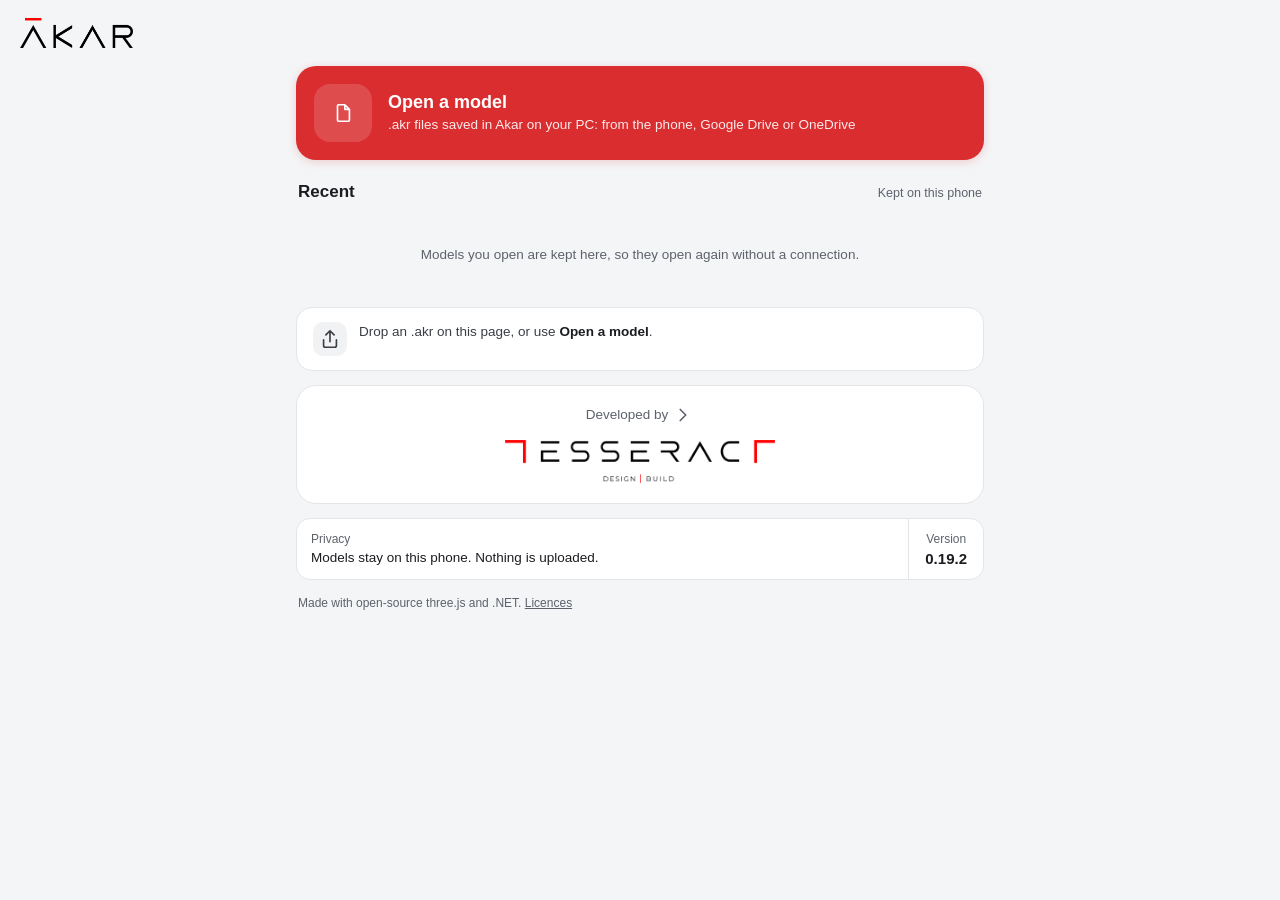
<file: view/index.html>
<!doctype html>
<html lang="en">
<head>
<meta charset="utf-8">
<meta name="viewport" content="width=device-width, initial-scale=1, maximum-scale=1, user-scalable=no, viewport-fit=cover">
<meta name="theme-color" content="#ffffff">
<meta name="description" content="Akar for phones: view .akr models, scenes and sheets, measure, and export pictures and PDFs.">
<title>Akar</title>
<link rel="manifest" href="manifest.webmanifest">
<link rel="icon" href="icons/icon.svg" type="image/svg+xml">
<link rel="apple-touch-icon" href="icons/icon-180.png">
<meta name="apple-mobile-web-app-capable" content="yes">
<meta name="mobile-web-app-capable" content="yes">
<meta name="apple-mobile-web-app-title" content="Akar">
<link rel="stylesheet" href="app.css">
</head>
<body>
<div id="app"></div>
<noscript>Akar needs JavaScript to show models.</noscript>
<script type="module" src="app.js"></script>
</body>
</html>
</file>
<file: view/app.css>
:root {
  --acc: #d92d2f;
  --acc-deep: #b3261e;
  --acc-soft: #fdeded;
  --ink: #1b1d21;
  --muted: #5d626b;
  --line: #e3e5e9;
  --edge: #d5d8dd;
  --bg: #f4f5f7;
  --card: #ffffff;
  --blue: #2f6fd6;
  --green: #1f9d55;
  --nav-h: 60px;
  --top-h: 56px;
  --safe-b: env(safe-area-inset-bottom, 0px);
  --safe-t: env(safe-area-inset-top, 0px);
  font-family: -apple-system, BlinkMacSystemFont, "Segoe UI", Roboto, Inter, "Helvetica Neue", Arial, sans-serif;
  color: var(--ink);
  -webkit-tap-highlight-color: transparent;
}

* { box-sizing: border-box; }
html, body { margin: 0; height: 100%; background: var(--bg); overflow: hidden; overscroll-behavior: none; }
body { position: fixed; inset: 0; user-select: none; -webkit-user-select: none; }
button { font: inherit; color: inherit; cursor: pointer; }
[hidden] { display: none !important; }
svg.i { width: 22px; height: 22px; fill: none; stroke: currentColor; stroke-width: 1.8; stroke-linecap: round; stroke-linejoin: round; flex: none; }

.screen { position: absolute; inset: 0; display: flex; flex-direction: column; background: var(--bg); padding-top: var(--safe-t); }

/* ----- Top bars ----- */
.topbar { height: var(--top-h); flex: none; display: flex; align-items: center; gap: 4px; padding: 0 6px; background: #fff; border-bottom: 1px solid var(--line); position: relative; z-index: 6; }
.topbar .titles { flex: 1; min-width: 0; }
.topbar .t1 { font-size: 16px; font-weight: 600; white-space: nowrap; overflow: hidden; text-overflow: ellipsis; }
.topbar .t2 { font-size: 12px; color: var(--muted); white-space: nowrap; overflow: hidden; text-overflow: ellipsis; }
.ib { width: 40px; height: 40px; border: 0; background: transparent; border-radius: 20px; display: inline-flex; align-items: center; justify-content: center; flex: none; }
.ib:active { background: #0000000f; }
.lnk { border: 0; background: transparent; font-size: 14px; color: var(--acc-deep); font-weight: 600; padding: 0 12px; height: 40px; }

/* ----- Home ----- */
.home-head { display: flex; align-items: center; gap: 10px; padding: 18px 16px 8px; }
.home-head h1 { font-size: 24px; margin: 0; flex: 1; font-weight: 600; letter-spacing: -0.2px; }
.home-body { flex: 1; overflow-y: auto; padding: 8px 16px 16px; -webkit-overflow-scrolling: touch; }
.card { background: #fff; border: 1px solid var(--line); border-radius: 16px; }
.open-card { padding: 16px; }
.open-card h2 { margin: 0; font-size: 17px; font-weight: 600; }
.open-card .sm { margin-top: 2px; }
.pick { margin-top: 12px; width: 100%; height: 76px; border-radius: 14px; border: 1px dashed #c9ccd2; background: #f7f8fa; display: flex; align-items: center; justify-content: center; gap: 12px; font-size: 15px; font-weight: 600; }
.pick:active { background: #eef0f3; }
.sm { font-size: 12.5px; color: var(--muted); line-height: 1.4; }
.sec-head { display: flex; align-items: baseline; justify-content: space-between; margin: 20px 2px 8px; }
.sec-head h3 { margin: 0; font-size: 17px; font-weight: 600; }
.recent { display: flex; align-items: center; gap: 12px; padding: 8px 4px 8px 8px; margin-bottom: 10px; }
.recent .thumb { width: 86px; height: 64px; border-radius: 8px; background: #eef0f3 center / cover no-repeat; flex: none; border: 1px solid var(--line); }
.recent .meta { flex: 1; min-width: 0; }
.recent .name { font-weight: 600; font-size: 15px; white-space: nowrap; overflow: hidden; text-overflow: ellipsis; }
.recent .sub { font-size: 12.5px; color: var(--muted); margin-top: 2px; }
.empty { text-align: center; padding: 28px 12px; color: var(--muted); font-size: 13.5px; line-height: 1.5; }
.footnote { text-align: center; font-size: 12px; color: var(--muted); padding: 10px 16px calc(10px + var(--safe-b)); }
.drop { position: absolute; inset: 0; background: #d92d2f14; border: 3px dashed var(--acc); display: flex; align-items: center; justify-content: center; font-size: 18px; font-weight: 600; color: var(--acc-deep); z-index: 50; }

/* ----- The model's screen ----- */
.stage { position: relative; flex: 1; min-height: 0; overflow: hidden; background: #fff; touch-action: none; }
#view { position: absolute; inset: 0; width: 100%; height: 100%; display: block; touch-action: none; }
.status-chip { position: absolute; left: 12px; top: 12px; height: 30px; padding: 0 12px; border-radius: 15px; background: #ffffffe8; border: 1px solid var(--edge); font-size: 12.5px; display: flex; align-items: center; z-index: 3; box-shadow: 0 1px 4px #0000001a; }
.fabs { position: absolute; right: 12px; top: 12px; display: flex; flex-direction: column; gap: 12px; z-index: 3; }
.fab { width: 44px; height: 44px; border-radius: 22px; background: #ffffffee; border: 0; box-shadow: 0 2px 8px #0000002a; display: flex; align-items: center; justify-content: center; }
.fab.on { background: var(--acc); color: #fff; }
.strip { position: absolute; left: 0; right: 0; bottom: 10px; display: flex; gap: 8px; padding: 0 12px; overflow-x: auto; z-index: 3; scrollbar-width: none; }
.strip::-webkit-scrollbar { display: none; }
.chip { height: 34px; border-radius: 17px; border: 1px solid var(--edge); background: #fff; padding: 0 14px; font-size: 13.5px; display: inline-flex; align-items: center; gap: 6px; white-space: nowrap; flex: none; }
.chip.on { border-color: var(--acc); background: var(--acc-soft); color: var(--acc-deep); font-weight: 600; }
.chip:disabled { opacity: 0.45; }
.strip .chip { box-shadow: 0 1px 4px #0000001f; }
.banner { position: absolute; left: 12px; right: 12px; top: 52px; z-index: 4; background: #fff8d6; border: 1px solid #e9d98a; border-radius: 10px; padding: 8px 12px; font-size: 12.5px; line-height: 1.45; display: flex; gap: 8px; align-items: flex-start; }
.banner button { margin-left: auto; }

.overlay { position: absolute; inset: 0; pointer-events: none; z-index: 2; overflow: visible; }
.labels { position: absolute; inset: 0; pointer-events: none; z-index: 2; }
.mlabel { position: absolute; transform: translate(-50%, -50%); padding: 4px 10px; border-radius: 13px; color: #fff; font-size: 13px; font-weight: 600; white-space: nowrap; box-shadow: 0 1px 4px #00000040; }
.alabel { position: absolute; transform: translate(-50%, -100%); font-size: 11.5px; color: #1b1d21; background: #ffffffd9; padding: 1px 5px; border-radius: 4px; white-space: nowrap; }
.magnifier { position: absolute; width: 124px; height: 124px; border-radius: 62px; border: 3px solid #fff; box-shadow: 0 3px 14px #00000055; z-index: 5; pointer-events: none; overflow: hidden; background: #fff; }
.magnifier canvas { width: 100%; height: 100%; display: block; }
.magnifier::after { content: ""; position: absolute; left: 50%; top: 50%; width: 12px; height: 12px; margin: -6px 0 0 -6px; border-radius: 6px; background: var(--green); border: 2px solid #fff; }
.snapname { position: absolute; transform: translate(-50%, 0); background: var(--green); color: #fff; font-size: 12px; font-weight: 600; border-radius: 11px; padding: 3px 10px; z-index: 5; pointer-events: none; }

.busy { position: absolute; inset: 0; z-index: 20; display: flex; align-items: center; justify-content: center; background: #f4f5f7f0; }
.busy-box { width: min(320px, 84vw); text-align: center; }
.busy-box .what { font-size: 15px; font-weight: 600; margin-bottom: 4px; }
.busy-box .stage-name { font-size: 12.5px; color: var(--muted); min-height: 18px; }
.bar { height: 6px; border-radius: 3px; background: #e3e5e9; overflow: hidden; margin: 14px 0 10px; }
.bar > div { height: 100%; width: 0; background: var(--acc); border-radius: 3px; transition: width 0.2s; }

/* ----- Bottom nav ----- */
.tabs { height: calc(var(--nav-h) + var(--safe-b)); padding-bottom: var(--safe-b); flex: none; background: #fff; border-top: 1px solid var(--line); display: flex; align-items: stretch; justify-content: space-around; position: relative; z-index: 8; }
.tabs button { border: 0; background: transparent; display: flex; flex-direction: column; align-items: center; justify-content: center; gap: 3px; width: 76px; color: #3a3e45; font-size: 11.5px; font-weight: 500; }
.tabs button .pill { width: 56px; height: 30px; border-radius: 15px; display: flex; align-items: center; justify-content: center; }
.tabs button.on { color: var(--acc); font-weight: 600; }
.tabs button.on .pill { background: var(--acc-soft); }

/* ----- Bottom sheets ----- */
.panel { position: absolute; left: 0; right: 0; bottom: 0; z-index: 7; background: #fff; border-radius: 22px 22px 0 0; box-shadow: 0 -6px 24px #00000026; display: flex; flex-direction: column; max-height: 72%; transform: translateY(0); transition: transform 0.22s ease; }
.panel.away { transform: translateY(105%); }
.grab { width: 100%; height: 22px; flex: none; display: flex; align-items: center; justify-content: center; border: 0; background: transparent; }
.grab::before { content: ""; width: 36px; height: 4px; border-radius: 2px; background: #c9ccd2; }
.panel-body { overflow-y: auto; padding: 0 18px 16px; -webkit-overflow-scrolling: touch; }
.panel-head { display: flex; align-items: center; justify-content: space-between; margin: 2px 0 10px; min-height: 32px; }
.h2 { font-size: 17px; font-weight: 600; }
.row { display: flex; align-items: center; gap: 12px; }
.between { justify-content: space-between; }
.label { font-size: 12.5px; color: var(--muted); margin: 12px 0 6px; }
.chips { display: flex; gap: 8px; flex-wrap: wrap; }
.tog { width: 42px; height: 26px; border-radius: 13px; background: #c9ccd2; position: relative; flex: none; border: 0; padding: 0; transition: background 0.15s; }
.tog::after { content: ""; position: absolute; top: 3px; left: 3px; width: 20px; height: 20px; border-radius: 10px; background: #fff; transition: left 0.15s; box-shadow: 0 1px 2px #0003; }
.tog.on { background: var(--acc); }
.tog.on::after { left: 19px; }
.tog:disabled { opacity: 0.4; }
.opt-row { display: flex; align-items: center; justify-content: space-between; min-height: 44px; font-size: 14.5px; }
.pbtn { height: 46px; border-radius: 23px; border: 0; background: var(--acc); color: #fff; font-size: 15px; font-weight: 600; padding: 0 22px; display: inline-flex; align-items: center; justify-content: center; gap: 8px; }
.sbtn { height: 46px; border-radius: 23px; border: 1px solid var(--edge); background: #fff; font-size: 15px; padding: 0 20px; display: inline-flex; align-items: center; justify-content: center; gap: 8px; }
.pbtn:disabled, .sbtn:disabled { opacity: 0.5; }
.small-btn { height: 36px; border-radius: 18px; border: 1px solid var(--edge); background: #fff; padding: 0 16px; font-size: 14px; }
.seg-wrap { display: flex; background: #eef0f3; border-radius: 13px; padding: 3px; gap: 2px; }
.seg { flex: 1; height: 36px; border: 0; background: transparent; border-radius: 11px; font-size: 14.5px; }
.seg.on { background: #fff; font-weight: 600; box-shadow: 0 1px 3px #0000001f; }
.grid2 { display: grid; grid-template-columns: repeat(2, minmax(0, 1fr)); gap: 12px; }
.grid3 { display: grid; grid-template-columns: repeat(3, minmax(0, 1fr)); gap: 10px; }
.tile { border: 0; background: transparent; padding: 0; text-align: left; font-size: 13px; }
.tile .pic { width: 100%; aspect-ratio: 1.6; border-radius: 9px; border: 1px solid var(--edge); background: #f3f4f6 center / cover no-repeat; position: relative; overflow: hidden; }
.tile .pic canvas, .tile .pic img { width: 100%; height: 100%; object-fit: cover; display: block; }
.tile .cap { margin-top: 5px; white-space: nowrap; overflow: hidden; text-overflow: ellipsis; }
.tile.on .pic { border: 2px solid var(--acc); }
.tile.on .cap { color: var(--acc-deep); font-weight: 600; }
.tile:disabled { opacity: 0.45; }
.tile .badge { position: absolute; left: 6px; top: 6px; font-size: 10.5px; font-weight: 600; background: #ffffffe6; border-radius: 8px; padding: 2px 7px; }
.tile .badge.ok { color: var(--green); }
.slider { width: 100%; accent-color: var(--acc); height: 28px; }
.mrow { display: flex; align-items: center; gap: 10px; min-height: 36px; font-size: 14.5px; }
.mrow .dot { width: 10px; height: 10px; border-radius: 5px; flex: none; }
.mrow .v { margin-left: auto; font-weight: 700; }
.mtools { position: absolute; left: 10px; right: 10px; top: 10px; z-index: 4; background: #fff; border-radius: 16px; box-shadow: 0 2px 10px #00000024; padding: 6px; display: flex; gap: 6px; align-items: center; }
.mtools .seg-wrap { flex: 1; }
.info-grid { display: grid; grid-template-columns: 90px 1fr; row-gap: 8px; font-size: 14px; margin: 8px 0 14px; }
.info-grid .k { color: var(--muted); }
.swatch { display: inline-block; width: 16px; height: 16px; border-radius: 4px; vertical-align: -3px; margin-right: 6px; border: 1px solid #0002; }
.menu { position: absolute; right: 8px; top: 48px; z-index: 30; background: #fff; border-radius: 12px; box-shadow: 0 6px 24px #00000033; min-width: 220px; padding: 6px 0; }
.menu button { display: block; width: 100%; text-align: left; border: 0; background: transparent; padding: 12px 18px; font-size: 15px; }
.menu button:active { background: #f1f2f4; }
.scrim { position: absolute; inset: 0; z-index: 29; }
.toast { position: fixed; left: 50%; bottom: calc(84px + var(--safe-b)); transform: translateX(-50%); background: #1b1d21; color: #fff; padding: 10px 16px; border-radius: 12px; font-size: 13.5px; z-index: 100; max-width: 90vw; text-align: center; box-shadow: 0 4px 16px #0004; }

/* ----- Tags ----- */
.list { flex: 1; overflow-y: auto; background: var(--bg); }
.tag-row { display: flex; align-items: center; gap: 14px; height: 53px; padding: 0 18px; background: #fff; border-bottom: 1px solid var(--line); font-size: 15px; }
.tag-row .sw { width: 18px; height: 18px; border-radius: 4px; flex: none; border: 1px solid #0002; }
.tag-row .nm { flex: 1; min-width: 0; white-space: nowrap; overflow: hidden; text-overflow: ellipsis; }
.tag-row.off { color: #9aa0a8; }
.tag-row.off .sw { opacity: 0.45; }
.tag-row.folder .nm { font-weight: 600; }

/* ----- Sheets ----- */
.sheets-screen { position: absolute; inset: 0; z-index: 5; display: flex; flex-direction: column; background: var(--bg); }
.sheet-filter { display: flex; gap: 8px; padding: 12px 14px 4px; overflow-x: auto; flex: none; }
.sheet-grid { flex: 1; overflow-y: auto; padding: 10px 14px 16px; display: grid; grid-template-columns: repeat(2, minmax(0, 1fr)); gap: 14px; align-content: start; }
.sheet-card { border: 0; background: transparent; padding: 0; text-align: left; }
.sheet-card .paper { width: 100%; aspect-ratio: 1.414; border-radius: 6px; background: #fff; border: 1px solid var(--edge); overflow: hidden; box-shadow: 0 1px 3px #0000000f; display: flex; align-items: center; justify-content: center; }
.sheet-card .paper canvas { display: block; }
.sheet-card .num { font-size: 14px; margin-top: 6px; white-space: nowrap; overflow: hidden; text-overflow: ellipsis; }
.sheet-card .num b { font-weight: 700; }
.sheet-card .sz { font-size: 12.5px; color: var(--muted); }
.sheet-view { position: relative; flex: 1; min-height: 0; background: #d9dce1; overflow: hidden; touch-action: none; }
.sheet-view canvas { position: absolute; inset: 0; width: 100%; height: 100%; touch-action: none; }
.zoom-chip { position: absolute; left: 12px; top: 12px; z-index: 2; height: 30px; padding: 0 12px; border-radius: 15px; background: #fff; font-size: 12.5px; display: flex; align-items: center; box-shadow: 0 1px 4px #0000001f; }
.dots { position: absolute; left: 0; right: 0; bottom: 74px; display: flex; justify-content: center; gap: 6px; z-index: 2; pointer-events: none; }
.dots span { width: 7px; height: 7px; border-radius: 4px; background: #ffffffb0; }
.dots span.on { background: var(--acc); }
.sheet-actions { position: absolute; left: 0; right: 0; bottom: 14px; display: flex; justify-content: center; gap: 10px; z-index: 2; }
.sheet-actions .sbtn { height: 42px; box-shadow: 0 2px 8px #00000026; border: 0; font-size: 14px; }
.sheet-actions .sbtn.on { background: var(--acc); color: #fff; }

/* ----- Turned sideways: the view on its own, with a few controls over it ----- */
@media (orientation: landscape) and (max-height: 520px) {
  #model.immersive .topbar, #model.immersive .tabs { display: none; }
  #model.immersive .float-back { display: flex; }
  #model.immersive .panel { max-height: 88%; left: auto; width: min(440px, 60%); right: 12px; border-radius: 18px 18px 0 0; }
}
.float-back { display: none; position: absolute; left: 12px; top: 12px; z-index: 4; gap: 8px; align-items: center; }
.float-back .fab { width: 40px; height: 40px; }
.float-back .name { height: 36px; border-radius: 18px; background: #ffffffee; padding: 0 14px; display: flex; align-items: center; font-size: 13.5px; font-weight: 600; box-shadow: 0 2px 8px #0000002a; max-width: 50vw; white-space: nowrap; overflow: hidden; text-overflow: ellipsis; }
.sunbar { position: absolute; left: 50%; bottom: 14px; transform: translateX(-50%); z-index: 4; background: #ffffffee; border-radius: 20px; height: 40px; padding: 0 14px; display: flex; align-items: center; gap: 10px; font-size: 13px; box-shadow: 0 2px 8px #0000002a; width: min(380px, 70vw); }
.sunbar input { flex: 1; accent-color: var(--acc); }

@media (min-width: 760px) {
  .home-body { max-width: 720px; margin: 0 auto; width: 100%; }
  .panel { left: auto; right: 16px; width: 420px; border-radius: 18px 18px 0 0; }
  .sheet-grid { grid-template-columns: repeat(auto-fill, minmax(220px, 1fr)); }
}
.tile .pic canvas { position: absolute; inset: 0; }

/* ----- Home (0.19.1): the wordmark, Open a model, Developed by ----- */
.home-head { padding: 18px 20px 10px; }
.wordmark { height: 30px; width: auto; display: block; }
.home-body { display: flex; flex-direction: column; gap: 14px; padding-bottom: calc(18px + var(--safe-b)); }
.home-body .sec-head { margin: 8px 2px 0; }
.home-body #recents .recent { margin-bottom: 10px; }
.home-body #recents .recent:last-child { margin-bottom: 0; }
.open-big { width: 100%; border: 0; border-radius: 20px; background: var(--acc); color: #fff; padding: 18px; display: flex; gap: 16px; align-items: center; text-align: left; box-shadow: 0 2px 10px #d92d2f33; }
.open-big:active { background: var(--acc-deep); }
.open-ic { width: 58px; height: 58px; border-radius: 16px; background: #ffffff26; display: flex; align-items: center; justify-content: center; flex: none; }
.open-text { display: flex; flex-direction: column; gap: 3px; }
.open-text .t { font-size: 18px; font-weight: 700; }
.open-text .s { font-size: 13.5px; line-height: 1.4; color: #ffffffe6; }
.tipcard { display: flex; gap: 12px; align-items: flex-start; padding: 14px 16px; font-size: 13.5px; line-height: 1.5; color: #3a3e45; }
.tipcard b { color: var(--ink); }
.tip-ic { width: 34px; height: 34px; border-radius: 10px; background: #f1f2f4; display: flex; align-items: center; justify-content: center; flex: none; }
.devby { width: 100%; border: 1px solid var(--line); background: #fff; border-radius: 20px; padding: 18px 16px 20px; display: flex; flex-direction: column; align-items: center; gap: 14px; color: var(--muted); }
.devby:active { background: #f7f8fa; }
.devby-t { display: flex; align-items: center; gap: 4px; font-size: 13.5px; }
.devby img { width: min(270px, 80%); height: auto; display: block; }
.pstrip { display: grid; grid-template-columns: 1fr auto; border: 1px solid var(--line); border-radius: 14px; background: #fff; overflow: hidden; font-size: 13.5px; }
.pstrip .p1 { padding: 12px 14px; border-right: 1px solid var(--line); }
.pstrip .p2 { padding: 12px 16px; text-align: center; }
.pstrip .p2 b { font-size: 15px; display: block; margin-top: 2px; }
.pstrip .sm { font-size: 12px; margin-bottom: 2px; }
.credits { font-size: 12px; color: var(--muted); line-height: 1.5; padding: 0 2px; }
.linkish { border: 0; background: none; padding: 0; font: inherit; color: inherit; text-decoration: underline; }

/* ----- Sheets over the screen: About, a new Akar, licences ----- */
.sheet-scrim { position: fixed; inset: 0; z-index: 60; background: #1b1d2100; transition: background 0.2s; display: flex; align-items: flex-end; justify-content: center; }
.sheet-scrim.in { background: #1b1d2166; }
.big-sheet { width: 100%; max-width: 560px; max-height: 88%; background: var(--bg); border-radius: 22px 22px 0 0; display: flex; flex-direction: column; transform: translateY(100%); transition: transform 0.22s ease; padding-bottom: var(--safe-b); }
.big-sheet.tall { height: calc(100% - 60px - var(--safe-t)); }
.sheet-scrim.in .big-sheet { transform: none; }
.big-sheet .grab { height: 22px; flex: none; display: flex; align-items: center; justify-content: center; touch-action: none; cursor: grab; }
.big-sheet .grab::before { content: none; }
.big-sheet .grab span { width: 40px; height: 5px; border-radius: 3px; background: #c9ccd2; }
.big-head { touch-action: none; }
.big-head { display: flex; align-items: center; justify-content: space-between; padding: 2px 10px 10px 20px; border-bottom: 1px solid var(--line); flex: none; }
.h1 { font-size: 18px; font-weight: 700; }
.big-body { overflow-y: auto; padding: 14px 16px 16px; display: flex; flex-direction: column; gap: 12px; -webkit-overflow-scrolling: touch; }
.acard { background: #fff; border: 1px solid var(--line); border-radius: 18px; padding: 16px 18px; display: flex; flex-direction: column; gap: 10px; }
.a-label { font-size: 12.5px; font-weight: 600; color: var(--muted); }
.atext { font-size: 14.5px; line-height: 1.45; }
.atext.muted, .muted { color: #4a4f57; }
.tlogo { width: 100%; height: auto; display: block; margin: 4px 0; }
.amail { font-size: 16px; font-weight: 600; color: var(--acc-deep); text-decoration: none; }
a.pbtn, a.sbtn { text-decoration: none; }
.wide { width: 100%; }
.afoot { text-align: center; font-size: 13px; color: #4a4f57; padding: 2px 0 6px; }
.upd-line { display: flex; gap: 8px; align-items: center; font-size: 13.5px; border-radius: 10px; padding: 9px 12px; background: #f1f2f4; }
.upd-line.ok { color: #1f7a45; background: #e8f5ee; }
.upd-line.new { color: var(--acc-deep); background: var(--acc-soft); }
.upd-line.bad { color: #8a4b00; background: #fff4e0; }
.upd-head { display: flex; gap: 14px; align-items: center; }
.upd-icon { width: 52px; height: 52px; border-radius: 13px; box-shadow: 0 1px 4px #00000026; }
.upd-notes { font-size: 14px; line-height: 1.5; color: #3a3e45; background: #fff; border: 1px solid var(--line); border-radius: 12px; padding: 12px 14px; max-height: 40vh; overflow-y: auto; }

/* ----- Dragging sheets by their bar (0.19.2) ----- */
.panel .grab, .panel .panel-head { touch-action: none; }
.grab { cursor: grab; }
.panel .grab { height: 28px; }
.panel.minimized .panel-body { overflow: hidden; }

/* ----- Undo and Redo, always on the view ----- */
.undo-pill { position: absolute; left: 12px; top: 52px; z-index: 3; display: flex; align-items: center; background: #ffffffee; border-radius: 22px; box-shadow: 0 2px 8px #0000002a; padding: 2px; }
.undo-pill .ib { width: 42px; height: 40px; }
.undo-pill .ib:disabled { opacity: 0.35; }
.undo-sep { width: 1px; height: 22px; background: var(--line); }
.stage.measuring .undo-pill { top: 74px; }
</file>
